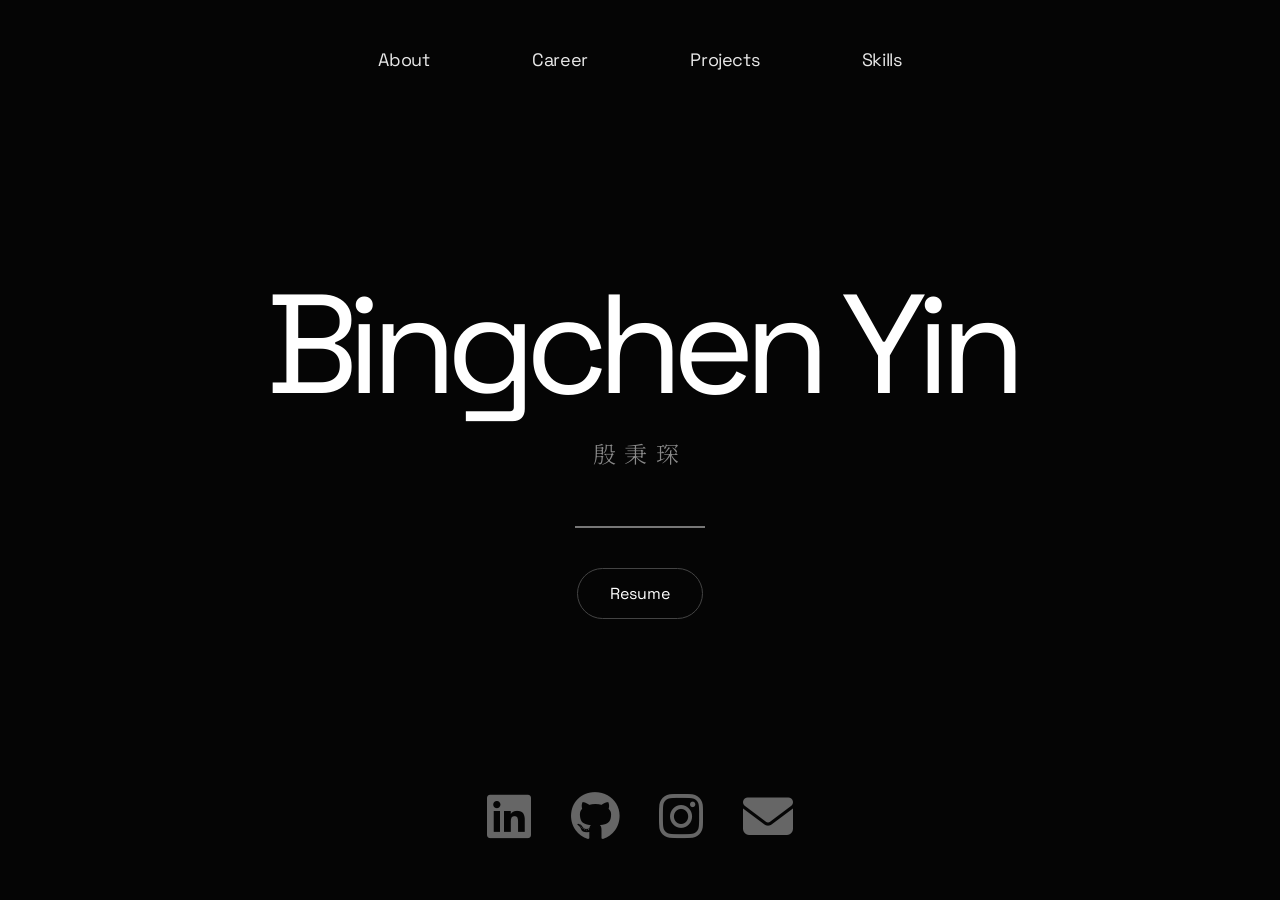
<file: index.html>
<!doctype html>
<html lang="en">
  <head>
    <meta charset="UTF-8" />
    <meta name="viewport" content="width=device-width, initial-scale=1.0" />
    <title>Bingchen Yin | Portfolio</title>

    <link rel="icon" type="image/png" href="favicon.png" />

    <link rel="stylesheet" href="style.css" />
    <script defer src="script.js"></script>
  </head>
  <head>
    <link
      rel="stylesheet"
      href="https://cdnjs.cloudflare.com/ajax/libs/font-awesome/6.7.2/css/all.min.css"
    />
  </head>
  <body>
    <nav>
      <a href="about.html">About</a>
      <a href="career.html">Career</a>
      <a href="projects.html">Projects</a>
      <a href="skills.html">Skills</a>
    </nav>
    <main class="hero">
      <h1>Bingchen Yin</h1>
      <p class="chinese-name">殷秉琛</p>
      <div class="line"></div>
      <a
        class="resume-btn"
        href="Bingchen-Yin-Resume.pdf"
        target="_blank"
        rel="noopener noreferrer"
      >
        Resume
      </a>
    </main>
  </body>
  <footer>
    <a href="https://www.linkedin.com/in/bingchenyin" target="_blank">
      <i class="fa-brands fa-linkedin"></i>
    </a>

    <a href="https://github.com/YinBingchen" target="_blank">
      <i class="fa-brands fa-github"></i>
    </a>

    <a href="https://www.instagram.com/bingchen.yin/" target="_blank">
      <i class="fa-brands fa-instagram"></i>
    </a>

    <a href="mailto:yinbingchen@gmail.com" target="_blank">
      <i class="fa-solid fa-envelope"></i>
    </a>
  </footer>
</html>
</file>
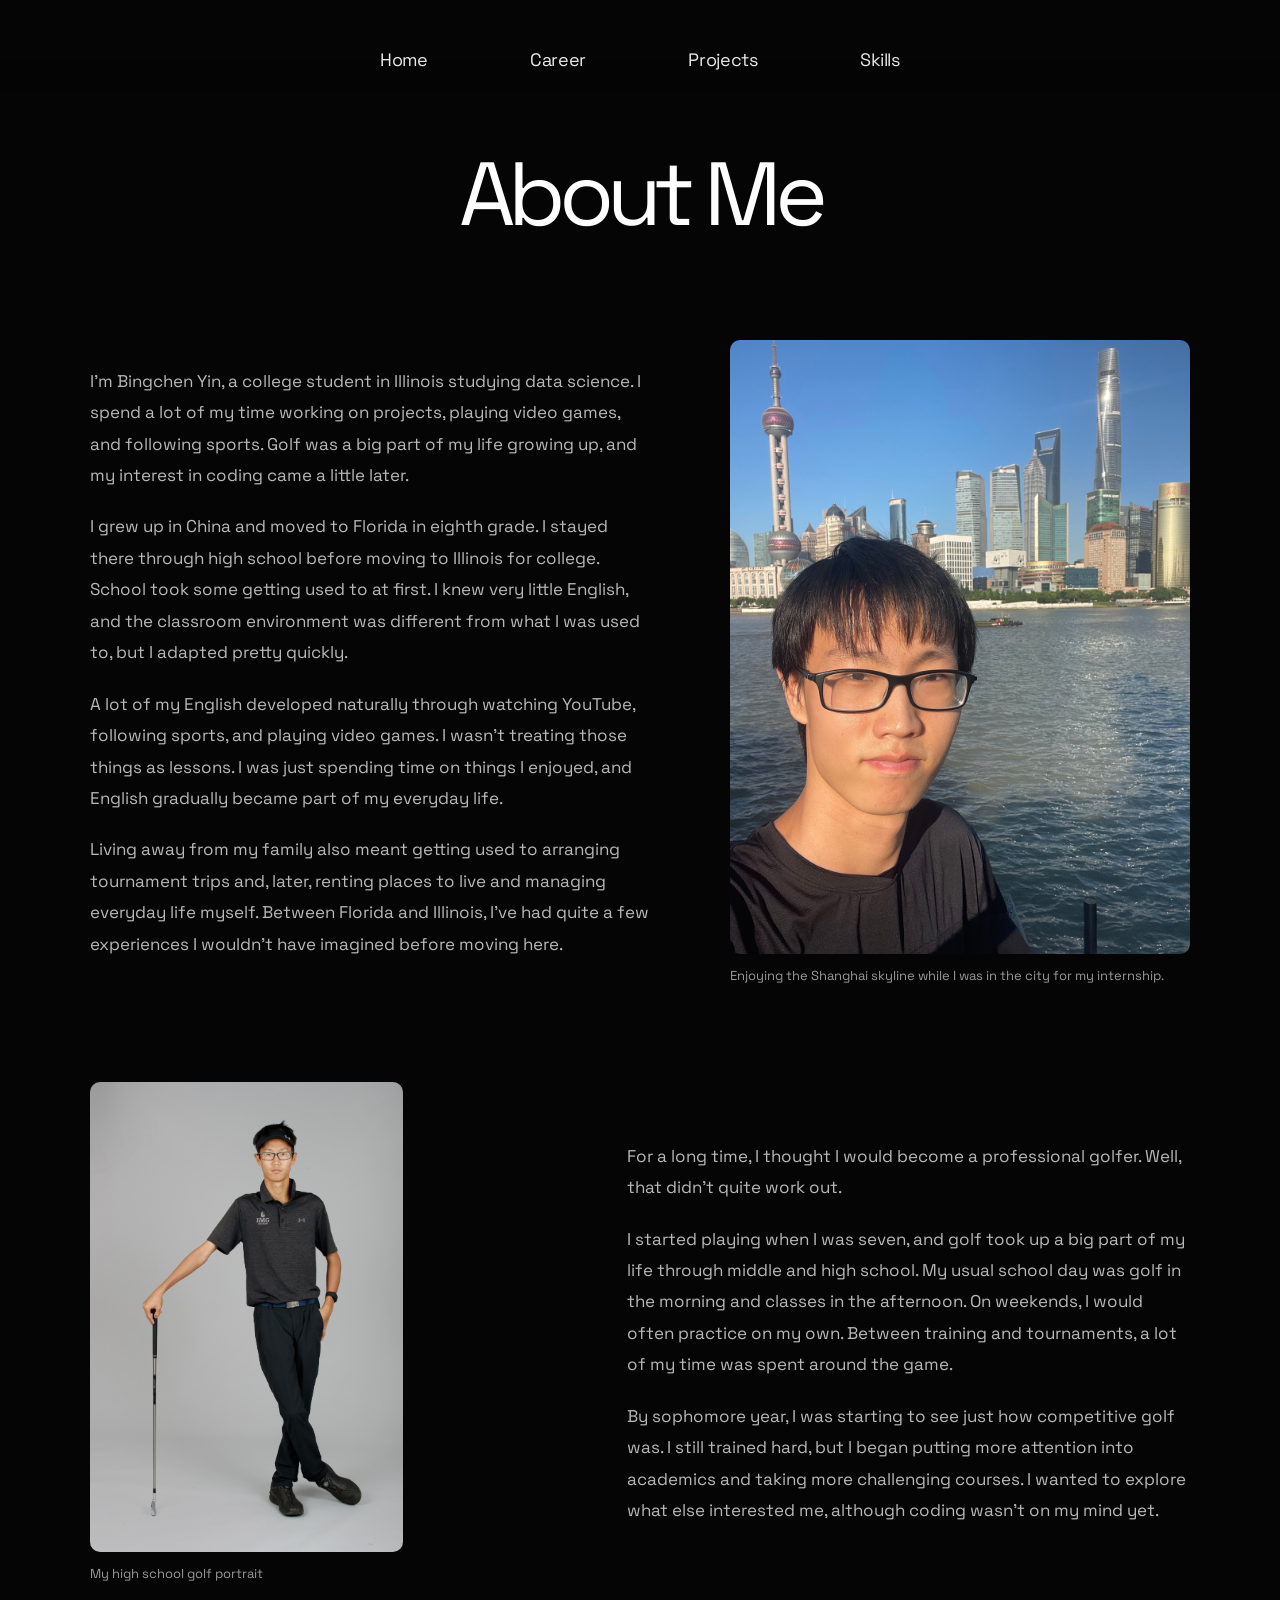
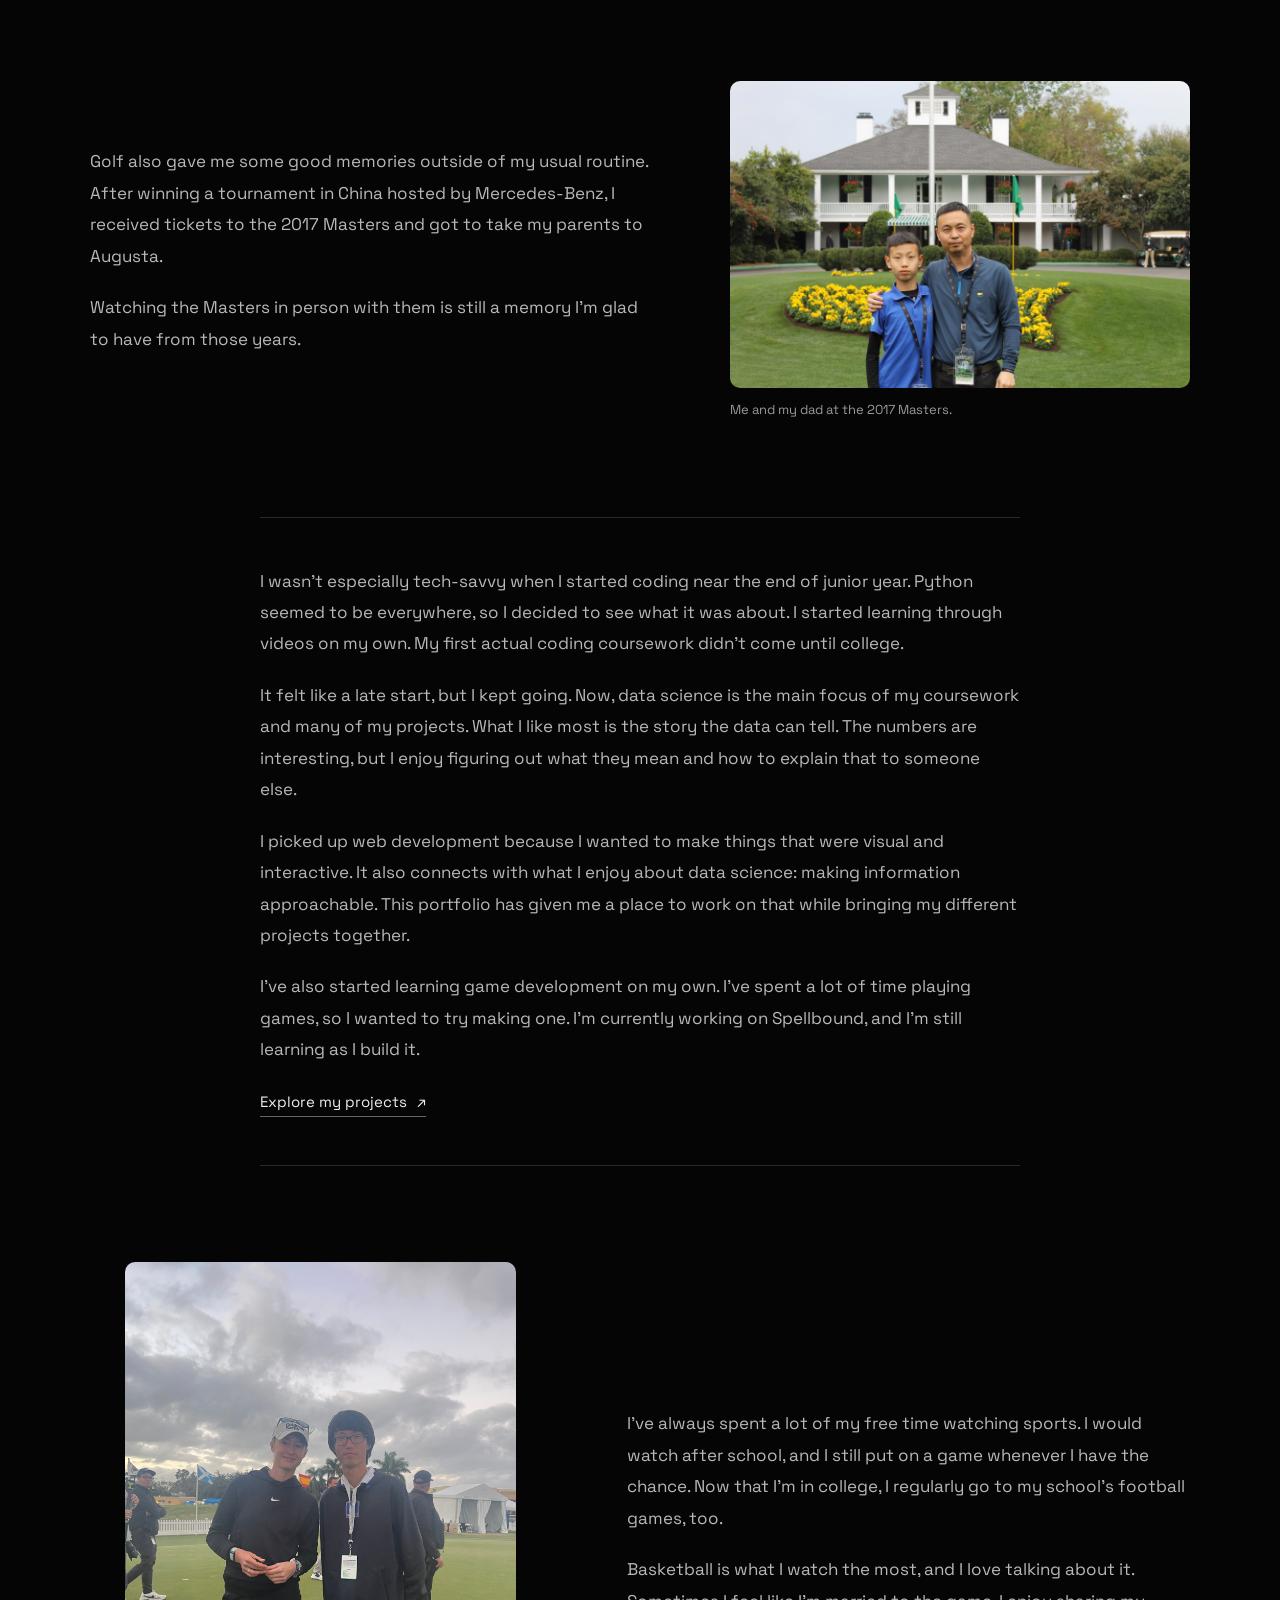
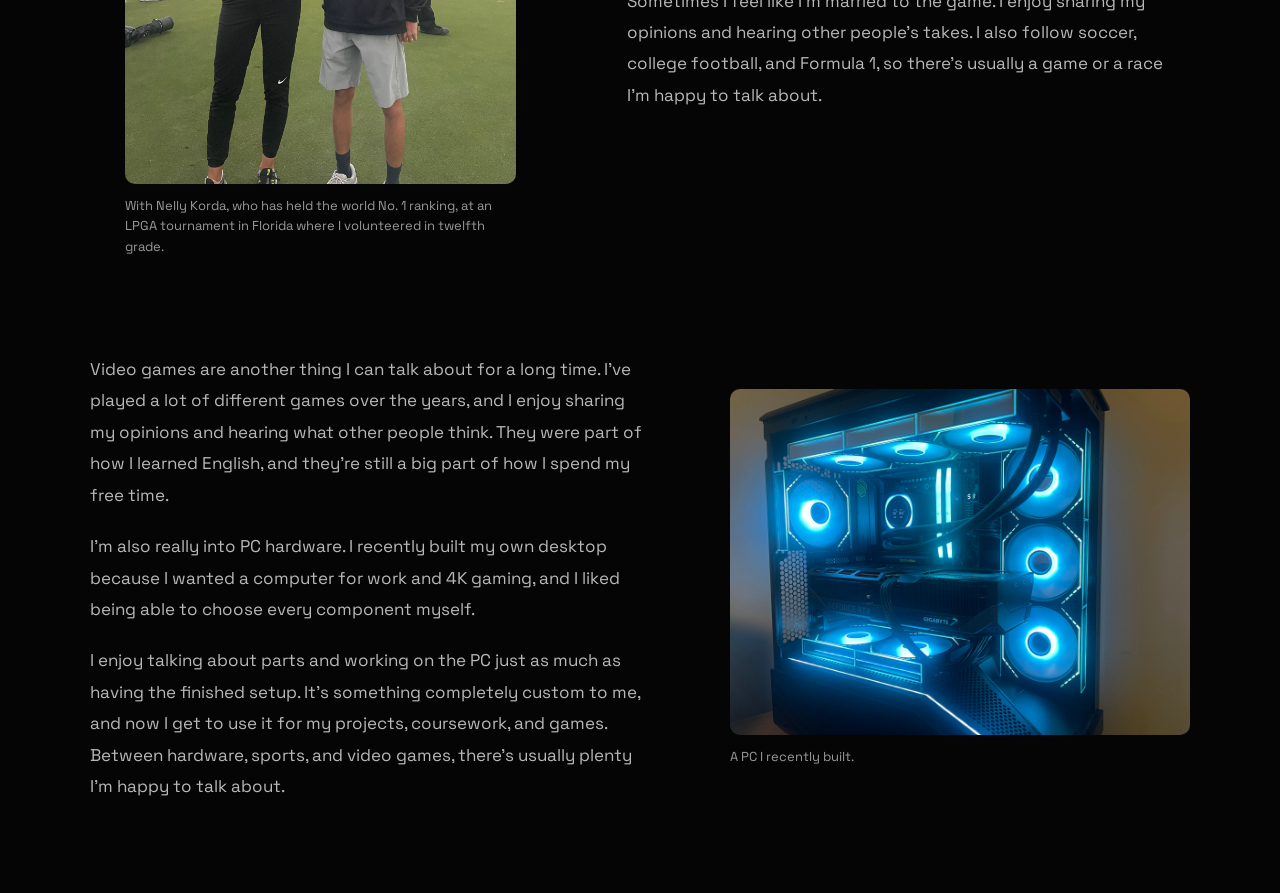
<file: about.html>
<!doctype html>
<html lang="en">
  <head>
    <meta charset="UTF-8" />
    <meta name="viewport" content="width=device-width, initial-scale=1.0" />
    <title>About | Bingchen Yin</title>
    <link rel="stylesheet" href="style.css" />
    <script defer src="script.js"></script>
    <link rel="icon" type="image/png" href="favicon.png" />
  </head>
  <body class="about-body">
    <nav>
      <a href="index.html">Home</a>
      <a href="career.html">Career</a>
      <a href="projects.html">Projects</a>
      <a href="skills.html">Skills</a>
    </nav>
    <main class="page about-page">
      <header class="about-header">
        <h1>About Me</h1>
      </header>

      <section class="about-row">
        <div class="about-copy">
          <p>
            I’m Bingchen Yin, a college student in Illinois studying data
            science. I spend a lot of my time working on projects, playing video
            games, and following sports. Golf was a big part of my life growing
            up, and my interest in coding came a little later.
          </p>

          <p>
            I grew up in China and moved to Florida in eighth grade. I stayed
            there through high school before moving to Illinois for college.
            School took some getting used to at first. I knew very little
            English, and the classroom environment was different from what I was
            used to, but I adapted pretty quickly.
          </p>

          <p>
            A lot of my English developed naturally through watching YouTube,
            following sports, and playing video games. I wasn’t treating those
            things as lessons. I was just spending time on things I enjoyed, and
            English gradually became part of my everyday life.
          </p>

          <p>
            Living away from my family also meant getting used to arranging
            tournament trips and, later, renting places to live and managing
            everyday life myself. Between Florida and Illinois, I’ve had quite a
            few experiences I wouldn’t have imagined before moving here.
          </p>
        </div>

        <figure class="about-photo">
          <img
            src="About%20Photos/shanghai-photo.JPG"
            alt="Bingchen beside the river with the Shanghai skyline behind him"
            decoding="async"
          />
          <figcaption>
            Enjoying the Shanghai skyline while I was in the city for my
            internship.
          </figcaption>
        </figure>
      </section>

      <section class="about-row about-row-reverse">
        <div class="about-copy">
          <p>
            For a long time, I thought I would become a professional golfer.
            Well, that didn’t quite work out.
          </p>

          <p>
            I started playing when I was seven, and golf took up a big part of
            my life through middle and high school. My usual school day was golf
            in the morning and classes in the afternoon. On weekends, I would
            often practice on my own. Between training and tournaments, a lot of
            my time was spent around the game.
          </p>

          <p>
            By sophomore year, I was starting to see just how competitive golf
            was. I still trained hard, but I began putting more attention into
            academics and taking more challenging courses. I wanted to explore
            what else interested me, although coding wasn’t on my mind yet.
          </p>
        </div>

        <figure class="about-photo about-golf-portrait">
          <img
            src="About%20Photos/golf-photo.JPG"
            alt="Bingchen holding a golf club in his high school golf portrait"
            loading="lazy"
            decoding="async"
          />
          <figcaption>My high school golf portrait</figcaption>
        </figure>
      </section>

      <section class="about-row">
        <div class="about-copy">
          <p>
            Golf also gave me some good memories outside of my usual routine.
            After winning a tournament in China hosted by Mercedes-Benz, I
            received tickets to the 2017 Masters and got to take my parents to
            Augusta.
          </p>

          <p>
            Watching the Masters in person with them is still a memory I’m glad
            to have from those years.
          </p>
        </div>

        <figure class="about-photo">
          <img
            src="About%20Photos/augusta-photo.JPG"
            alt="Bingchen outside the clubhouse at Augusta National during his 2017 visit"
            loading="lazy"
            decoding="async"
          />
          <figcaption>Me and my dad at the 2017 Masters.</figcaption>
        </figure>
      </section>

      <div class="about-turning-point">
        <p>
          I wasn’t especially tech-savvy when I started coding near the end of
          junior year. Python seemed to be everywhere, so I decided to see what
          it was about. I started learning through videos on my own. My first
          actual coding coursework didn’t come until college.
        </p>

        <p>
          It felt like a late start, but I kept going. Now, data science is the
          main focus of my coursework and many of my projects. What I like most
          is the story the data can tell. The numbers are interesting, but I
          enjoy figuring out what they mean and how to explain that to someone
          else.
        </p>

        <p>
          I picked up web development because I wanted to make things that were
          visual and interactive. It also connects with what I enjoy about data
          science: making information approachable. This portfolio has given me
          a place to work on that while bringing my different projects together.
        </p>

        <p>
          I’ve also started learning game development on my own. I’ve spent a
          lot of time playing games, so I wanted to try making one. I’m
          currently working on Spellbound, and I’m still learning as I build it.
        </p>

        <a class="about-project-link" href="projects.html">
          Explore my projects <span aria-hidden="true">↗</span>
        </a>
      </div>

      <section class="about-row about-row-reverse">
        <div class="about-copy">
          <div class="about-copy">
            <p>
              I’ve always spent a lot of my free time watching sports. I would
              watch after school, and I still put on a game whenever I have the
              chance. Now that I’m in college, I regularly go to my school’s
              football games, too.
            </p>

            <p>
              Basketball is what I watch the most, and I love talking about it.
              Sometimes I feel like I’m married to the game. I enjoy sharing my
              opinions and hearing other people’s takes. I also follow soccer,
              college football, and Formula 1, so there’s usually a game or a
              race I’m happy to talk about.
            </p>
          </div>
        </div>

        <figure class="about-photo about-event-photo">
          <img
            src="About%20Photos/LPGA-photo.JPG"
            alt="Bingchen with Nelly Korda at an LPGA tournament in Florida"
            loading="lazy"
            decoding="async"
          />
          <figcaption>
            With Nelly Korda, who has held the world No. 1 ranking, at an LPGA
            tournament in Florida where I volunteered in twelfth grade.
          </figcaption>
        </figure>
      </section>

      <section class="about-row">
        <div class="about-copy">
          <p>
            Video games are another thing I can talk about for a long time. I’ve
            played a lot of different games over the years, and I enjoy sharing
            my opinions and hearing what other people think. They were part of
            how I learned English, and they’re still a big part of how I spend
            my free time.
          </p>

          <p>
            I’m also really into PC hardware. I recently built my own desktop
            because I wanted a computer for work and 4K gaming, and I liked
            being able to choose every component myself.
          </p>

          <p>
            I enjoy talking about parts and working on the PC just as much as
            having the finished setup. It’s something completely custom to me,
            and now I get to use it for my projects, coursework, and games.
            Between hardware, sports, and video games, there’s usually plenty
            I’m happy to talk about.
          </p>
        </div>

        <figure class="about-photo">
          <img
            src="About%20Photos/pc-photo.JPG"
            alt="Bingchen’s custom-built desktop PC with blue lighting"
            loading="lazy"
            decoding="async"
          />
          <figcaption>A PC I recently built.</figcaption>
        </figure>
      </section>
    </main>
  </body>
</html>
</file>
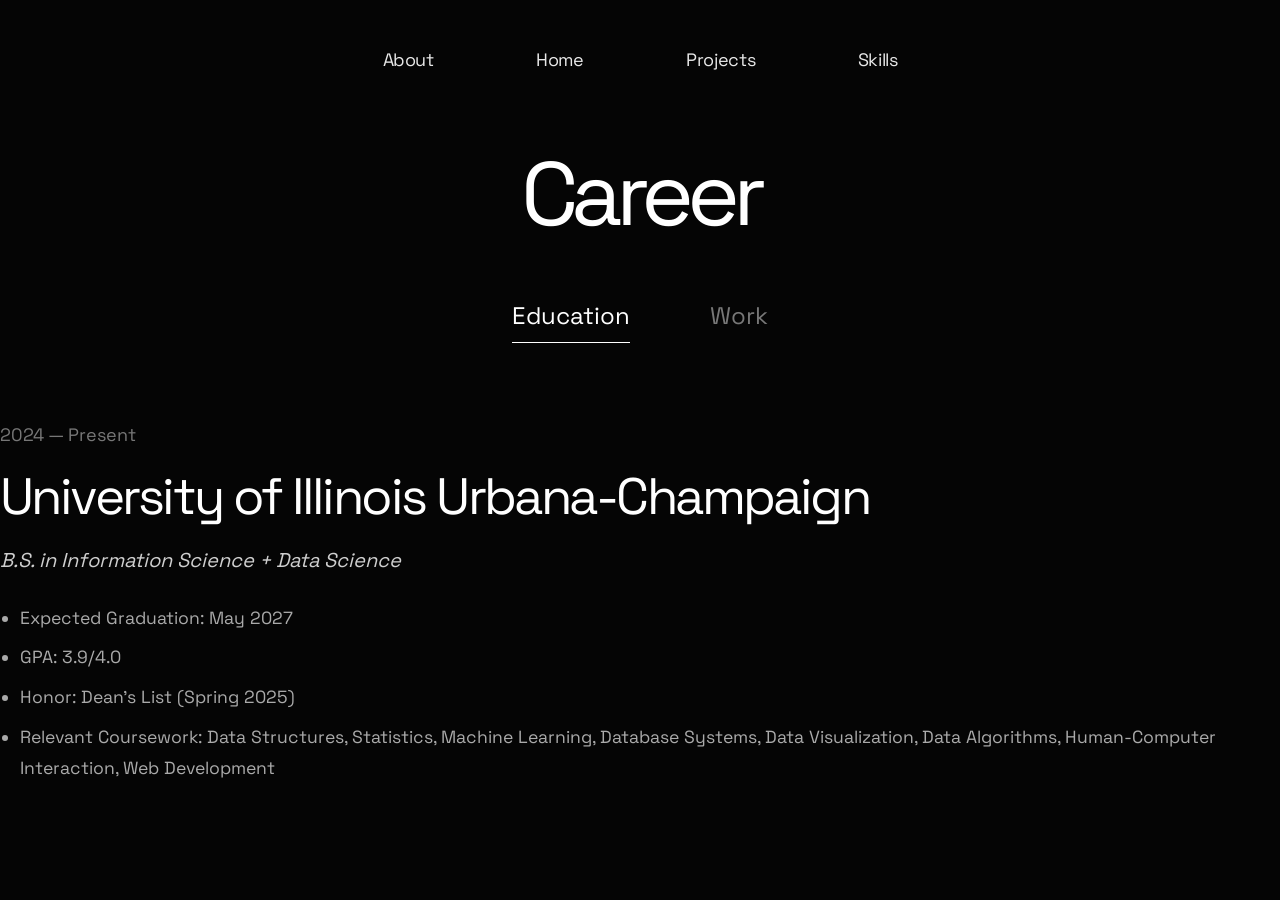
<file: career.html>
<!doctype html>
<html lang="en">
  <head>
    <meta charset="UTF-8" />
    <meta name="viewport" content="width=device-width, initial-scale=1.0" />
    <title>Career | Bingchen Yin</title>
    <link rel="icon" type="image/png" href="favicon.png" />
    <link rel="stylesheet" href="style.css" />
    <script defer src="script.js"></script>
  </head>
  <body>
    <nav>
      <a href="about.html">About</a>
      <a href="index.html">Home</a>
      <a href="projects.html">Projects</a>
      <a href="skills.html">Skills</a>
    </nav>
    <section class="page career-page">
      <h1>Career</h1>

      <div class="career-tabs">
        <button class="career-tab active" data-tab="education">
          Education
        </button>
        <button class="career-tab" data-tab="work">Work</button>
      </div>

      <div class="career-content active" id="education">

          <div class="education-info">
            <p class="education-year">2024 — Present</p>

            <h2>University of Illinois Urbana-Champaign</h2>

            <p class="education-degree">
              B.S. in Information Science + Data Science 
            </p>

            <ul>
              <li>Expected Graduation: May 2027</li>
              <li>GPA: 3.9/4.0</li>
              <li>Honor: Dean's List (Spring 2025)</li>
              <li>
                Relevant Coursework: Data Structures, Statistics, Machine
                Learning, Database Systems, Data Visualization, Data Algorithms, Human-Computer Interaction, Web Development
              </li>
            </ul>
          </div>
        </div>
      </div>

      <div class="career-content" id="work">
        <div class="work-info">
          <p class="work-year">June 2025 — August 2025</p>
          <h2>Web Development Intern</h2>
          <p class="work-company">
            SpaceTid · Shanghai, China
          </p>
          <ul>
            <li>
              Contributed to the development of a web application for managing data center related data, utilizing HTML, CSS, and JavaScript.
            </li>
            <li>
              Learned about data center business operations and used CAD tools to analyze structures and systems.
            </li>
          </ul>
        </div>
      </div>
    </section>
  </body>
</html>
</file>
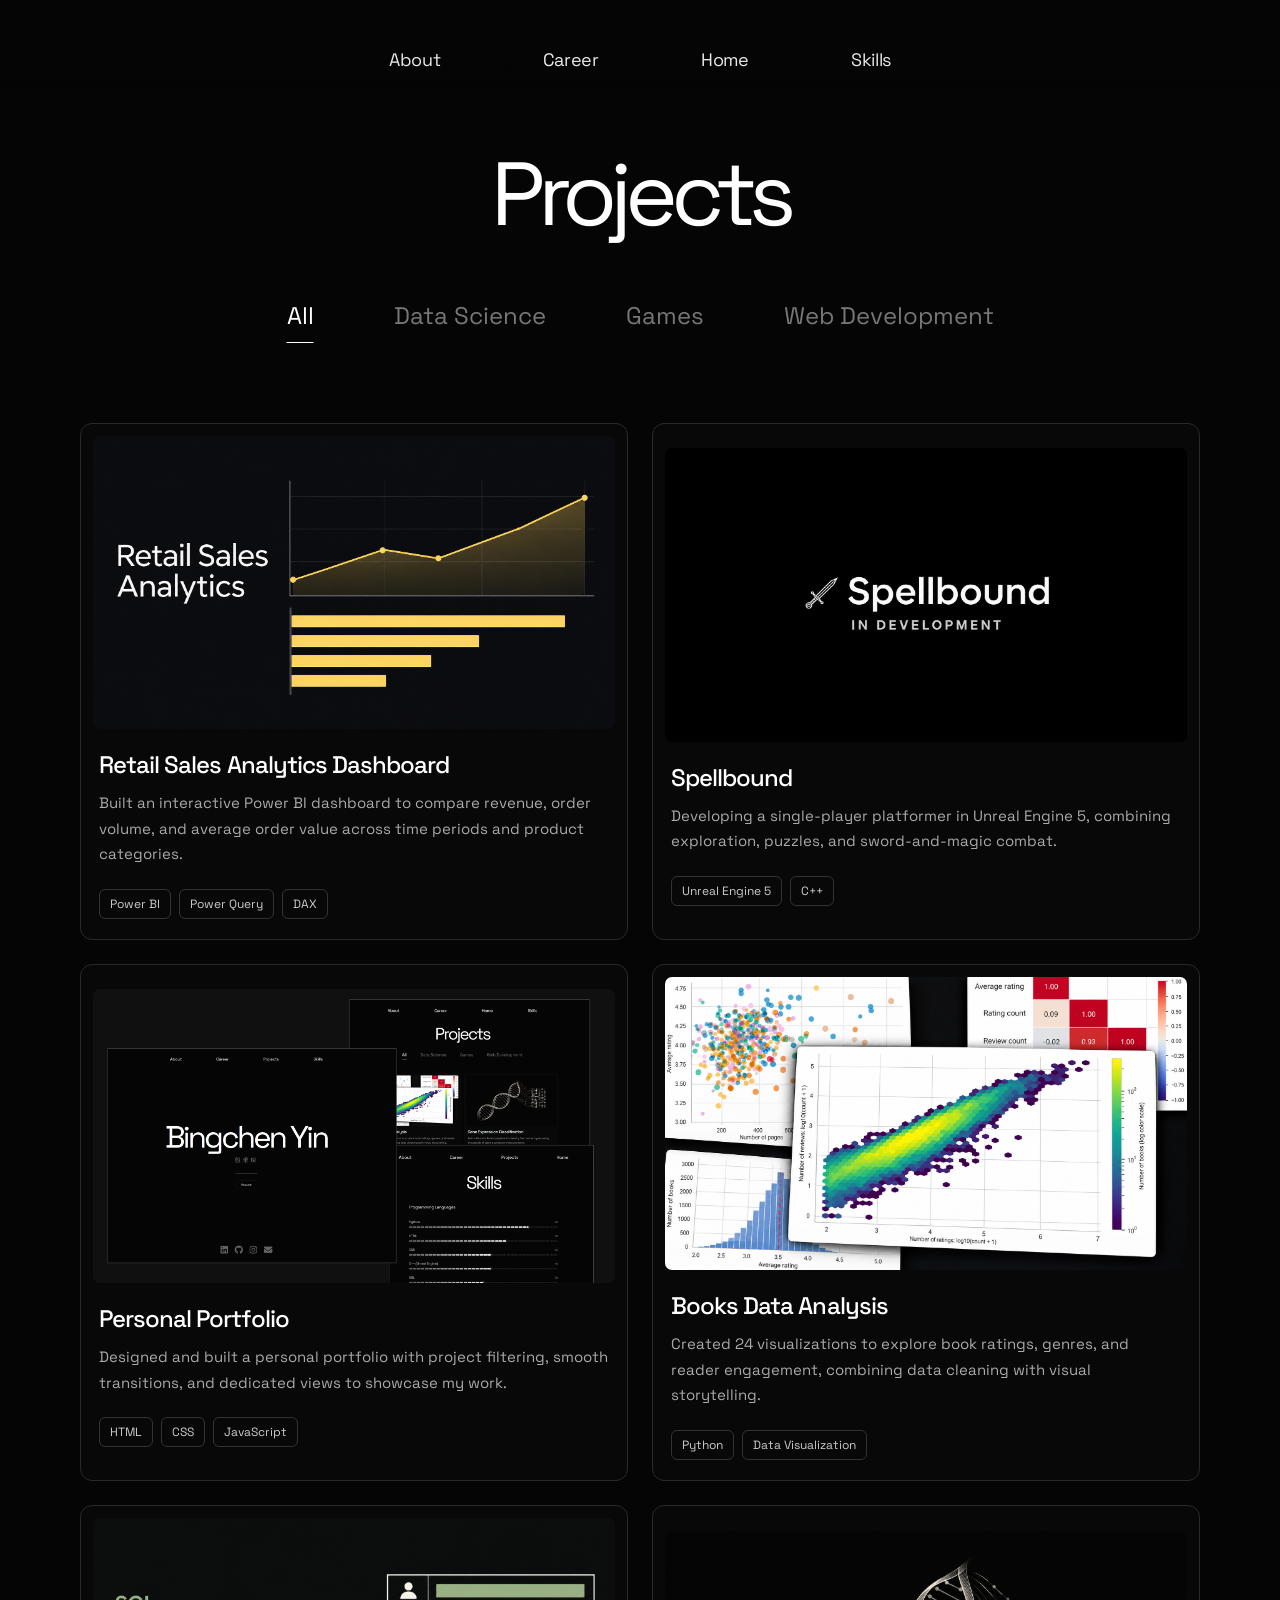
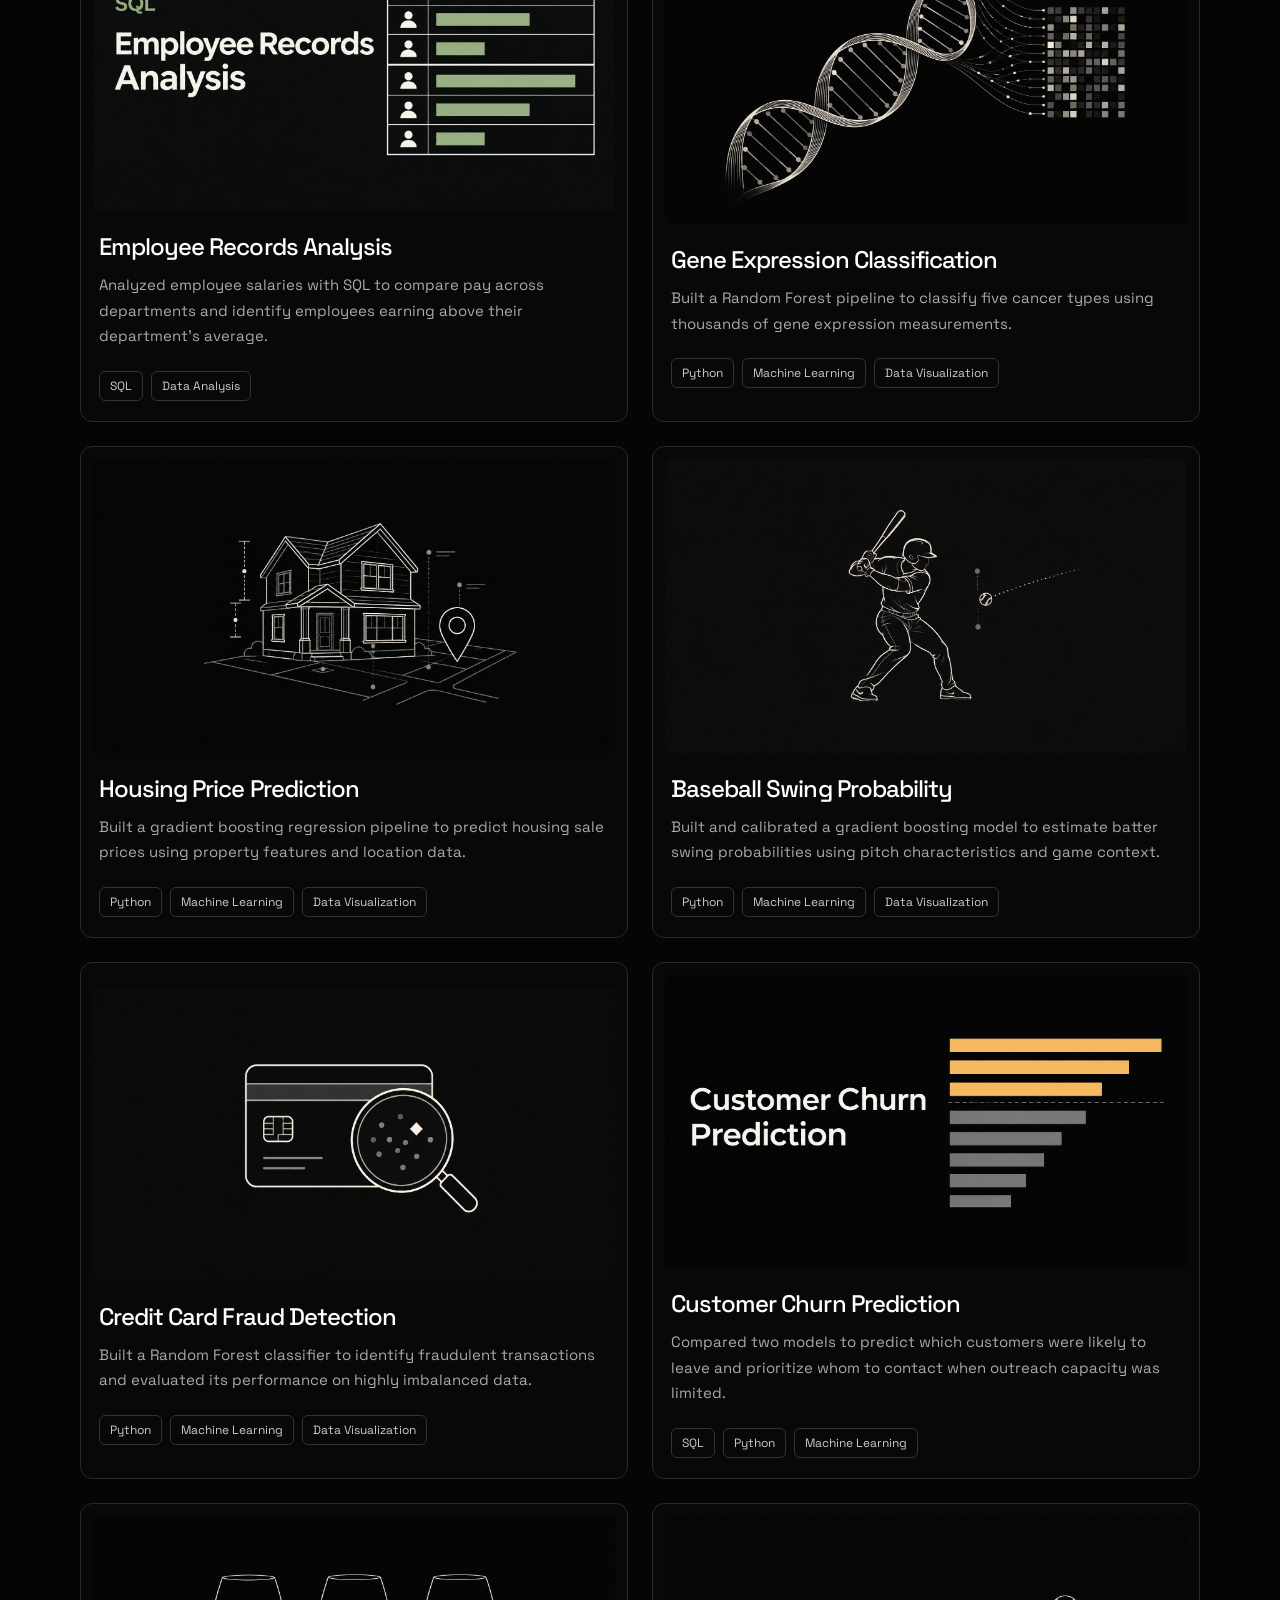
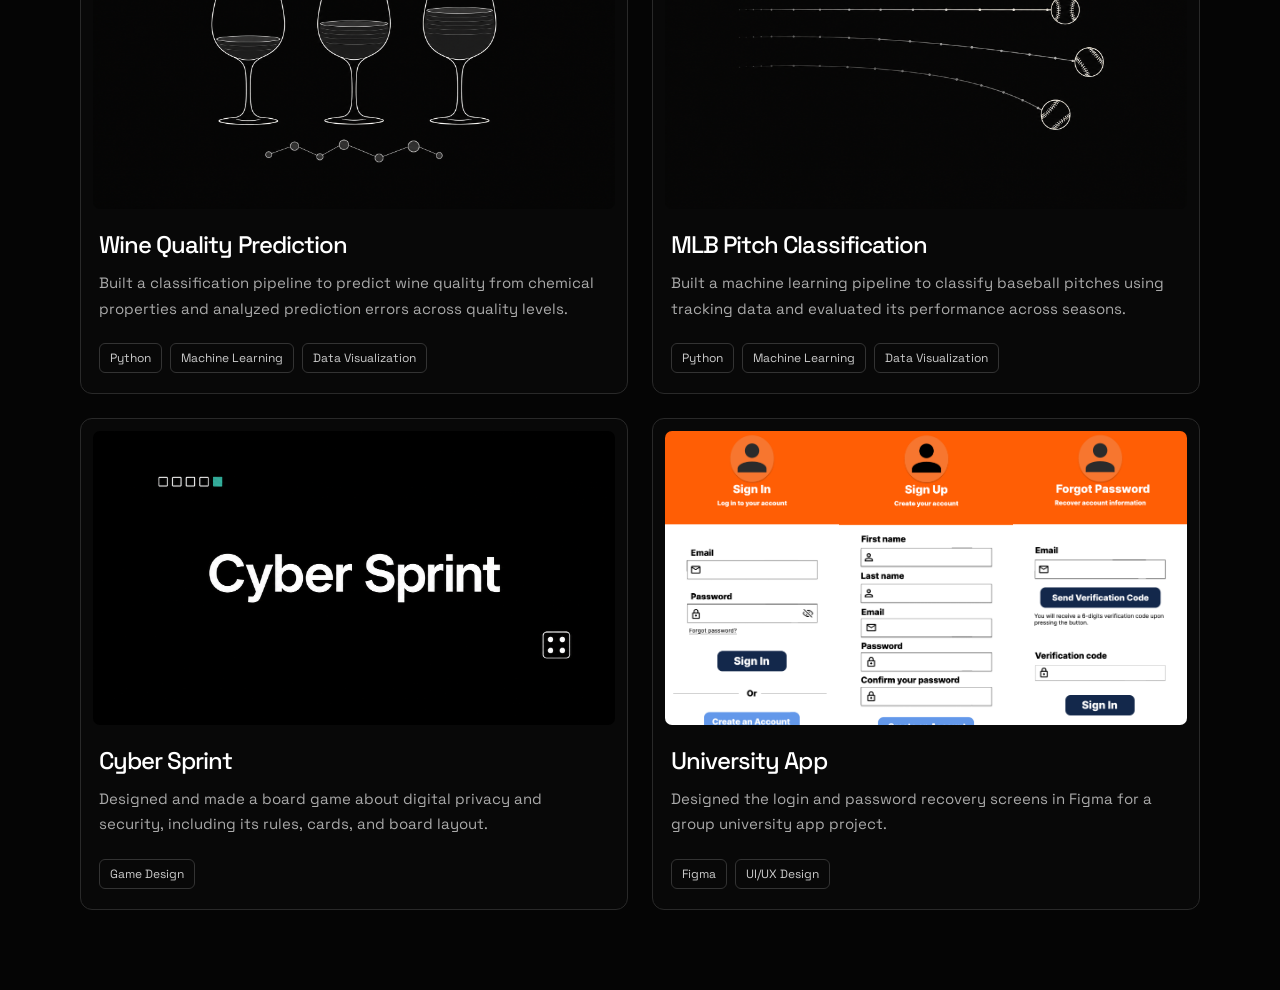
<file: projects.html>
<!doctype html>
<html lang="en">
  <head>
    <meta charset="UTF-8" />
    <meta name="viewport" content="width=device-width, initial-scale=1.0" />
    <title>Projects | Bingchen Yin</title>
    <link rel="stylesheet" href="style.css" />
    <script defer src="script.js"></script>
    <link rel="icon" type="image/png" href="favicon.png" />
  </head>

  <body class="projects-body">
    <nav>
      <a href="about.html">About</a>
      <a href="career.html">Career</a>
      <a href="index.html">Home</a>
      <a href="skills.html">Skills</a>
    </nav>

    <section class="page project-page">
      <h1>Projects</h1>

      <div class="project-tabs">
        <button class="project-tab active" data-tab="all">All</button>

        <button class="project-tab" data-tab="datascience">Data Science</button>

        <button class="project-tab" data-tab="games">Games</button>

        <button class="project-tab" data-tab="webdevelopment">
          Web Development
        </button>
      </div>

      <!-- All -->
      <div class="project-content active" id="all">
        <div class="project-grid">
          <!-- Retail Sales Project -->
          <button
            type="button"
            class="project-card"
            data-project="retail-sales-dashboard"
          >
            <img
              class="project-thumbnail"
              src="Retail%20Project/Retail-Project-Thumbnail.png"
              alt="Retail sales analytics dashboard thumbnail"
            />

            <div class="project-card-info">
              <h3>Retail Sales Analytics Dashboard</h3>

              <p>
                Built an interactive Power BI dashboard to compare revenue,
                order volume, and average order value across time periods and
                product categories.
              </p>

              <div class="project-card-bottom">
                <div class="project-tags">
                  <span>Power BI</span>
                  <span>Power Query</span>
                  <span>DAX</span>
                </div>
              </div>
            </div>
          </button>
          <!-- Spellbound Project -->
          <button
            type="button"
            class="project-card"
            data-project="spellbound-project"
          >
            <img
              class="project-thumbnail"
              src="Spellbound%20Project/Spellbound-Project-Thumbnail.png"
              alt="Spellbound — in development"
            />

            <div class="project-card-info">
              <h3>Spellbound</h3>

              <p>
                Developing a single-player platformer in Unreal Engine 5,
                combining exploration, puzzles, and sword-and-magic combat.
              </p>

              <div class="project-card-bottom">
                <div class="project-tags">
                  <span>Unreal Engine 5</span>
                  <span>C++</span>
                </div>
              </div>
            </div>
          </button>

          <!-- Portfolio Project -->
          <button
            type="button"
            class="project-card"
            data-project="portfolio-project"
          >
            <img
              class="project-thumbnail"
              src="Portfolio%20Project/portfolio-thumbnail.png"
              alt="Homepage, projects, and skills pages of my personal portfolio"
              loading="lazy"
            />

            <div class="project-card-info">
              <h3>Personal Portfolio</h3>

              <p>
                Designed and built a personal portfolio with project filtering,
                smooth transitions, and dedicated views to showcase my work.
              </p>

              <div class="project-card-bottom">
                <div class="project-tags">
                  <span>HTML</span>
                  <span>CSS</span>
                  <span>JavaScript</span>
                </div>
              </div>
            </div>
          </button>
          <!-- Books Project-->
          <button
            type="button"
            class="project-card"
            data-project="books-project"
          >
            <img
              class="project-thumbnail"
              src="Books%20Project/books-project-thumbnail.png"
              alt="Charts exploring book ratings, genres, and reader engagement"
              loading="lazy"
            />

            <div class="project-card-info">
              <h3>Books Data Analysis</h3>

              <p>
                Created 24 visualizations to explore book ratings, genres, and
                reader engagement, combining data cleaning with visual
                storytelling.
              </p>

              <div class="project-card-bottom">
                <div class="project-tags">
                  <span>Python</span>
                  <span>Data Visualization</span>
                </div>
              </div>
            </div>
          </button>
          <!-- Employee Project-->
          <button
            type="button"
            class="project-card"
            data-project="employee-records"
          >
            <img
              class="project-thumbnail"
              src="Employee%20Project/Employee-Project-Thumbnail.png"
              alt="Employee Records Analysis: SQL salary rankings by department"
            />

            <div class="project-card-info">
              <h3>Employee Records Analysis</h3>

              <p>
                Analyzed employee salaries with SQL to compare pay across
                departments and identify employees earning above their
                department’s average.
              </p>

              <div class="project-card-bottom">
                <div class="project-tags">
                  <span>SQL</span>
                  <span>Data Analysis</span>
                </div>
              </div>
            </div>
          </button>
          <!-- Genetics Project -->
          <button
            type="button"
            class="project-card"
            data-project="genetics-project"
          >
            <img
              class="project-thumbnail"
              src="Genetics%20Project/genetics-project-thumbnail.png"
              alt="Gene expression cancer classification project"
              loading="lazy"
            />

            <div class="project-card-info">
              <h3>Gene Expression Classification</h3>

              <p>
                Built a Random Forest pipeline to classify five cancer types
                using thousands of gene expression measurements.
              </p>

              <div class="project-card-bottom">
                <div class="project-tags">
                  <span>Python</span>
                  <span>Machine Learning</span>
                  <span>Data Visualization</span>
                </div>
              </div>
            </div>
          </button>
          <!-- Housing Project -->
          <button
            type="button"
            class="project-card"
            data-project="housing-project"
          >
            <img
              class="project-thumbnail"
              src="Housing%20Project/housing%20project%20thumbnail.png"
              alt="Housing sale price prediction project"
              loading="lazy"
            />

            <div class="project-card-info">
              <h3>Housing Price Prediction</h3>

              <p>
                Built a gradient boosting regression pipeline to predict housing
                sale prices using property features and location data.
              </p>

              <div class="project-card-bottom">
                <div class="project-tags">
                  <span>Python</span>
                  <span>Machine Learning</span>
                  <span>Data Visualization</span>
                </div>
              </div>
            </div>
          </button>
          <!-- Swing Project-->
          <button
            type="button"
            class="project-card"
            data-project="swing-project"
          >
            <img
              class="project-thumbnail"
              src="Swing%20Project/swing-project-thumbnail.png"
              alt="Baseball swing probability project"
              loading="lazy"
            />

            <div class="project-card-info">
              <h3>Baseball Swing Probability</h3>

              <p>
                Built and calibrated a gradient boosting model to estimate
                batter swing probabilities using pitch characteristics and game
                context.
              </p>

              <div class="project-card-bottom">
                <div class="project-tags">
                  <span>Python</span>
                  <span>Machine Learning</span>
                  <span>Data Visualization</span>
                </div>
              </div>
            </div>
          </button>
          <!-- Fraud Project -->
          <button
            type="button"
            class="project-card"
            data-project="fraud-project"
          >
            <img
              class="project-thumbnail"
              src="Fraud%20Project/fraud-project-thumbnail.png"
              alt="Credit card fraud detection project"
              loading="lazy"
            />

            <div class="project-card-info">
              <h3>Credit Card Fraud Detection</h3>

              <p>
                Built a Random Forest classifier to identify fraudulent
                transactions and evaluated its performance on highly imbalanced
                data.
              </p>

              <div class="project-card-bottom">
                <div class="project-tags">
                  <span>Python</span>
                  <span>Machine Learning</span>
                  <span>Data Visualization</span>
                </div>
              </div>
            </div>
          </button>
          <!-- Customer Project-->
          <button
            type="button"
            class="project-card"
            data-project="customer-churn"
            aria-controls="customer-churn"
          >
            <img
              class="project-thumbnail"
              src="Customer%20Project/Customer-Project-Thumbnail.png"
              alt=""
              loading="lazy"
            />

            <div class="project-card-info">
              <h3>Customer Churn Prediction</h3>

              <p>
                Compared two models to predict which customers were likely to
                leave and prioritize whom to contact when outreach capacity was
                limited.
              </p>

              <div class="project-card-bottom">
                <div class="project-tags">
                  <span>SQL</span>
                  <span>Python</span>
                  <span>Machine Learning</span>
                </div>
              </div>
            </div>
          </button>
          <!-- Wine Project -->
          <button
            type="button"
            class="project-card"
            data-project="wine-project"
          >
            <img
              class="project-thumbnail"
              src="Wine%20Project/wine-project-thumbnail.png"
              alt="Wine quality analysis showing a scatter plot, preprocessing pipeline, and confusion matrix"
              loading="lazy"
            />

            <div class="project-card-info">
              <h3>Wine Quality Prediction</h3>

              <p>
                Built a classification pipeline to predict wine quality from
                chemical properties and analyzed prediction errors across
                quality levels.
              </p>

              <div class="project-card-bottom">
                <div class="project-tags">
                  <span>Python</span>
                  <span>Machine Learning</span>
                  <span>Data Visualization</span>
                </div>
              </div>
            </div>
          </button>
          <!-- Pitches Project -->
          <button
            type="button"
            class="project-card"
            data-project="pitches-project"
          >
            <img
              class="project-thumbnail"
              src="Pitches%20Project/pitches-project-thumbnail.png"
              alt="Pitches project cover artwork"
            />

            <div class="project-card-info">
              <h3>MLB Pitch Classification</h3>

              <p>
                Built a machine learning pipeline to classify baseball pitches
                using tracking data and evaluated its performance across
                seasons.
              </p>

              <div class="project-card-bottom">
                <div class="project-tags">
                  <span>Python</span>
                  <span>Machine Learning</span>
                  <span>Data Visualization</span>
                </div>
              </div>
            </div>
          </button>
          <!-- Cyber Sprint -->
          <button
            type="button"
            class="project-card"
            data-project="cyber-sprint"
          >
            <img
              class="project-thumbnail"
              src="Cyber-Sprint%20Project/cyber-sprint-thumbnail.png"
              alt="Cyber Sprint board game cover artwork"
            />

            <div class="project-card-info">
              <h3>Cyber Sprint</h3>

              <p>
                Designed and made a board game about digital privacy and
                security, including its rules, cards, and board layout.
              </p>

              <div class="project-card-bottom">
                <div class="project-tags">
                  <span>Game Design</span>
                </div>
              </div>
            </div>
          </button>
          <!-- University App -->
          <button
            type="button"
            class="project-card"
            data-project="university-app"
          >
            <div class="university-thumbnail-group">
              <img
                src="University%20App/uniapp1.png"
                alt="Sign-in screen preview"
              />
              <img
                src="University%20App/uniapp2.png"
                alt="Sign-up screen preview"
              />
              <img
                src="University%20App/uniapp3.png"
                alt="Password recovery preview"
              />
            </div>

            <div class="project-card-info">
              <h3>University App</h3>

              <p>
                Designed the login and password recovery screens in Figma for a
                group university app project.
              </p>

              <div class="project-card-bottom">
                <div class="project-tags">
                  <span>Figma</span>
                  <span>UI/UX Design</span>
                </div>
              </div>
            </div>
          </button>
        </div>
      </div>

      <!-- Data Science -->
      <div class="project-content" id="datascience">
        <div class="project-grid">
          <!-- Retail Sales Project -->
          <button
            type="button"
            class="project-card"
            data-project="retail-sales-dashboard"
          >
            <img
              class="project-thumbnail"
              src="Retail%20Project/Retail-Project-Thumbnail.png"
              alt="Retail sales analytics dashboard thumbnail"
            />

            <div class="project-card-info">
              <h3>Retail Sales Analytics Dashboard</h3>

              <p>
                Built an interactive Power BI dashboard to compare revenue,
                order volume, and average order value across time periods and
                product categories.
              </p>

              <div class="project-card-bottom">
                <div class="project-tags">
                  <span>Power BI</span>
                  <span>Power Query</span>
                  <span>DAX</span>
                </div>
              </div>
            </div>
          </button>
          <!-- Books Project -->
          <button
            type="button"
            class="project-card"
            data-project="books-project"
          >
            <img
              class="project-thumbnail"
              src="Books%20Project/books-project-thumbnail.png"
              alt="Charts exploring book ratings, genres, and reader engagement"
              loading="lazy"
            />

            <div class="project-card-info">
              <h3>Books Data Analysis</h3>

              <p>
                Created 24 visualizations to explore book ratings, genres, and
                reader engagement, combining data cleaning with visual
                storytelling.
              </p>

              <div class="project-card-bottom">
                <div class="project-tags">
                  <span>Python</span>
                  <span>Data Visualization</span>
                </div>
              </div>
            </div>
          </button>
          <!-- Employee Project -->
          <button
            type="button"
            class="project-card"
            data-project="employee-records"
          >
            <img
              class="project-thumbnail"
              src="Employee%20Project/Employee-Project-Thumbnail.png"
              alt="Employee Records Analysis: SQL salary rankings by department"
            />

            <div class="project-card-info">
              <h3>Employee Records Analysis</h3>

              <p>
                Analyzed employee salaries with SQL to compare pay across
                departments and identify employees earning above their
                department’s average.
              </p>

              <div class="project-card-bottom">
                <div class="project-tags">
                  <span>SQL</span>
                  <span>Data Analysis</span>
                </div>
              </div>
            </div>
          </button>
          <!-- Genetics Project -->
          <button
            type="button"
            class="project-card"
            data-project="genetics-project"
          >
            <img
              class="project-thumbnail"
              src="Genetics%20Project/genetics-project-thumbnail.png"
              alt="Gene expression cancer classification project"
              loading="lazy"
            />

            <div class="project-card-info">
              <h3>Gene Expression Classification</h3>

              <p>
                Built a Random Forest pipeline to classify five cancer types
                using thousands of gene expression measurements.
              </p>

              <div class="project-card-bottom">
                <div class="project-tags">
                  <span>Python</span>
                  <span>Machine Learning</span>
                  <span>Data Visualization</span>
                </div>
              </div>
            </div>
          </button>
          <!-- Housing Project -->
          <button
            type="button"
            class="project-card"
            data-project="housing-project"
          >
            <img
              class="project-thumbnail"
              src="Housing%20Project/housing%20project%20thumbnail.png"
              alt="Housing sale price prediction project"
              loading="lazy"
            />

            <div class="project-card-info">
              <h3>Housing Price Prediction</h3>

              <p>
                Built a gradient boosting regression pipeline to predict housing
                sale prices using property features and location data.
              </p>

              <div class="project-card-bottom">
                <div class="project-tags">
                  <span>Python</span>
                  <span>Machine Learning</span>
                  <span>Data Visualization</span>
                </div>
              </div>
            </div>
          </button>
          <!-- Swing Project-->
          <button
            type="button"
            class="project-card"
            data-project="swing-project"
          >
            <img
              class="project-thumbnail"
              src="Swing%20Project/swing-project-thumbnail.png"
              alt="Baseball swing probability project"
              loading="lazy"
            />

            <div class="project-card-info">
              <h3>Baseball Swing Probability</h3>

              <p>
                Built and calibrated a gradient boosting model to estimate
                batter swing probabilities using pitch characteristics and game
                context.
              </p>

              <div class="project-card-bottom">
                <div class="project-tags">
                  <span>Python</span>
                  <span>Machine Learning</span>
                  <span>Data Visualization</span>
                </div>
              </div>
            </div>
          </button>
          <!-- Fraud Project -->
          <button
            type="button"
            class="project-card"
            data-project="fraud-project"
          >
            <img
              class="project-thumbnail"
              src="Fraud%20Project/fraud-project-thumbnail.png"
              alt="Credit card fraud detection project"
              loading="lazy"
            />

            <div class="project-card-info">
              <h3>Credit Card Fraud Detection</h3>

              <p>
                Built a Random Forest classifier to identify fraudulent
                transactions and evaluated its performance on highly imbalanced
                data.
              </p>

              <div class="project-card-bottom">
                <div class="project-tags">
                  <span>Python</span>
                  <span>Machine Learning</span>
                  <span>Data Visualization</span>
                </div>
              </div>
            </div>
          </button>
          <!-- Customer Project-->
          <button
            type="button"
            class="project-card"
            data-project="customer-churn"
            aria-controls="customer-churn"
          >
            <img
              class="project-thumbnail"
              src="Customer%20Project/Customer-Project-Thumbnail.png"
              alt=""
              loading="lazy"
            />

            <div class="project-card-info">
              <h3>Customer Churn Prediction</h3>

              <p>
                Compared two models to predict which customers were likely to
                leave and prioritize whom to contact when outreach capacity was
                limited.
              </p>

              <div class="project-card-bottom">
                <div class="project-tags">
                  <span>SQL</span>
                  <span>Python</span>
                  <span>Machine Learning</span>
                </div>
              </div>
            </div>
          </button>
          <!-- Wine Project -->
          <button
            type="button"
            class="project-card"
            data-project="wine-project"
          >
            <img
              class="project-thumbnail"
              src="Wine%20Project/wine-project-thumbnail.png"
              alt="Wine quality analysis showing a scatter plot, preprocessing pipeline, and confusion matrix"
              loading="lazy"
            />

            <div class="project-card-info">
              <h3>Wine Quality Prediction</h3>

              <p>
                Built a classification pipeline to predict wine quality from
                chemical properties and analyzed prediction errors across
                quality levels.
              </p>

              <div class="project-card-bottom">
                <div class="project-tags">
                  <span>Python</span>
                  <span>Machine Learning</span>
                  <span>Data Visualization</span>
                </div>
              </div>
            </div>
          </button>
          <!-- Pitches Project -->
          <button
            type="button"
            class="project-card"
            data-project="pitches-project"
          >
            <img
              class="project-thumbnail"
              src="Pitches%20Project/pitches-project-thumbnail.png"
              alt="Pitches project cover artwork"
            />

            <div class="project-card-info">
              <h3>MLB Pitch Classification</h3>

              <p>
                Built a machine learning pipeline to classify baseball pitches
                using tracking data and evaluated its performance across
                seasons.
              </p>

              <div class="project-card-bottom">
                <div class="project-tags">
                  <span>Python</span>
                  <span>Machine Learning</span>
                  <span>Data Visualization</span>
                </div>
              </div>
            </div>
          </button>
        </div>
      </div>

      <!-- Games -->
      <div class="project-content" id="games">
        <div class="project-grid">
          <!-- Spellbound Project -->
          <button
            type="button"
            class="project-card"
            data-project="spellbound-project"
          >
            <img
              class="project-thumbnail"
              src="Spellbound%20Project/Spellbound-Project-Thumbnail.png"
              alt="Spellbound — in development"
            />

            <div class="project-card-info">
              <h3>Spellbound</h3>

              <p>
                Developing a single-player platformer in Unreal Engine 5,
                combining exploration, puzzles, and sword-and-magic combat.
              </p>

              <div class="project-card-bottom">
                <div class="project-tags">
                  <span>Unreal Engine 5</span>
                  <span>C++</span>
                </div>
              </div>
            </div>
          </button>
          <!-- Cyber Sprint -->
          <button
            type="button"
            class="project-card"
            data-project="cyber-sprint"
          >
            <img
              class="project-thumbnail"
              src="Cyber-Sprint%20Project/cyber-sprint-thumbnail.png"
              alt="Cyber Sprint board game cover artwork"
            />

            <div class="project-card-info">
              <h3>Cyber Sprint</h3>

              <p>
                Designed and made a board game about digital privacy and
                security, including its rules, cards, and board layout.
              </p>

              <div class="project-card-bottom">
                <div class="project-tags">
                  <span>Game Design</span>
                </div>
              </div>
            </div>
          </button>
        </div>
      </div>

      <!-- Web Development -->
      <div class="project-content" id="webdevelopment">
        <div class="project-grid">
          <!-- Portfolio Project -->
          <button
            type="button"
            class="project-card"
            data-project="portfolio-project"
          >
            <img
              class="project-thumbnail"
              src="Portfolio%20Project/portfolio-thumbnail.png"
              alt="Homepage, projects, and skills pages of my personal portfolio"
              loading="lazy"
            />

            <div class="project-card-info">
              <h3>Personal Portfolio</h3>

              <p>
                Designed and built a personal portfolio with project filtering,
                smooth transitions, and dedicated views to showcase my work.
              </p>

              <div class="project-card-bottom">
                <div class="project-tags">
                  <span>HTML</span>
                  <span>CSS</span>
                  <span>JavaScript</span>
                </div>
              </div>
            </div>
          </button>
          <!-- University App -->
          <button
            type="button"
            class="project-card"
            data-project="university-app"
          >
            <div class="university-thumbnail-group">
              <img
                src="University%20App/uniapp1.png"
                alt="Sign-in screen preview"
              />
              <img
                src="University%20App/uniapp2.png"
                alt="Sign-up screen preview"
              />
              <img
                src="University%20App/uniapp3.png"
                alt="Password recovery preview"
              />
            </div>

            <div class="project-card-info">
              <h3>University App</h3>

              <p>
                Designed the login and password recovery screens in Figma for a
                group university app project.
              </p>

              <div class="project-card-bottom">
                <div class="project-tags">
                  <span>Figma</span>
                  <span>UI/UX Design</span>
                </div>
              </div>
            </div>
          </button>
        </div>
      </div>
    </section>
    <!-- Project detail views -->
    <!-- Retail Sales Project details -->
    <section
      class="project-detail-view"
      id="retail-sales-dashboard"
      aria-labelledby="retail-sales-dashboard-title"
      hidden
    >
      <button type="button" class="project-back">← Back to Projects</button>

      <p class="project-eyebrow">October 2026 – November 2026</p>

      <h2 id="retail-sales-dashboard-title" tabindex="-1">
        Retail Sales Analytics Dashboard
      </h2>

      <div class="project-tags">
        <span>Power BI</span>
        <span>Power Query</span>
        <span>DAX</span>
      </div>

      <p class="project-description">
        I cleaned and transformed retail transaction data in Power Query, then
        connected the sales, product, and date tables in Power BI. These
        relationships let me filter sales by date or product category and use
        the same data model throughout the report.
      </p>

      <p class="project-description">
        I wrote DAX measures for revenue, order volume, and average order value
        so readers could compare how much customers spent, how many orders they
        placed, and how much they spent per order. Slicers let readers choose
        the periods and categories they want to compare, while drill-downs let
        them explore the results in more detail.
      </p>
    </section>
    <!-- Spellbound Project details -->
    <section
      class="project-detail-view"
      id="spellbound-project"
      aria-labelledby="spellbound-project-title"
      hidden
    >
      <button type="button" class="project-back">← Back to Projects</button>

      <p class="project-eyebrow">August 2026 – Present</p>

      <h2 id="spellbound-project-title" tabindex="-1">Spellbound</h2>

      <div class="project-tags">
        <span>Unreal Engine 5</span>
        <span>C++</span>
        <span>In Development</span>
      </div>

      <p class="project-description">
        I am currently developing Spellbound, a single-player platformer in
        Unreal Engine 5. The game is planned to combine exploration,
        environmental puzzles, and sword-and-magic combat.
      </p>

      <p class="project-description">
        I have so far implemented basic player movement, gameplay mechanics, and
        the player interface. I am continuing to develop the game while building
        my skills in C++, level design, and Unreal Engine.
      </p>
    </section>
    <!-- Portfolio Project details -->
    <section
      class="project-detail-view"
      id="portfolio-project"
      aria-labelledby="portfolio-project-title"
      hidden
    >
      <button type="button" class="project-back">← Back to Projects</button>

      <p class="project-eyebrow">June 2026 – Present</p>

      <h2 id="portfolio-project-title" tabindex="-1">Personal Portfolio</h2>

      <div class="project-tags">
        <span>HTML</span>
        <span>CSS</span>
        <span>JavaScript</span>
        <span>Web Design</span>
      </div>

      <p class="project-description">
        I designed and built this website to bring together my projects,
        technical skills, education, and experience. I created a minimal dark
        interface with consistent typography, spacing, and reusable card layouts
        to keep the focus on my work.
      </p>

      <p class="project-description">
        I implemented category tabs and smooth transitions between the project
        grid and individual project details using JavaScript. Each project
        includes a summary of my contribution and links to relevant files or
        source code. I continue to refine the design and add new work as I
        develop my skills.
      </p>

      <a
        class="project-button"
        href="https://github.com/YinBingchen/Portfolio"
        target="_blank"
        rel="noopener noreferrer"
      >
        View Source on GitHub ↗
      </a>
    </section>
    <!-- Books Project details -->
    <section
      class="project-detail-view"
      id="books-project"
      aria-labelledby="books-project-title"
      hidden
    >
      <button type="button" class="project-back">← Back to Projects</button>

      <p class="project-eyebrow">August 2026</p>

      <h2 id="books-project-title" tabindex="-1">Books Data Analysis</h2>

      <div class="project-tags">
        <span>Python</span>
        <span>Pandas</span>
        <span>Matplotlib</span>
        <span>Seaborn</span>
        <span>Plotly</span>
      </div>

      <p class="project-description">
        I created a visual analysis of book ratings, genres, publication years,
        and reader engagement. I cleaned and filtered the dataset, prepared
        variables for comparison, and built 24 visualizations using Matplotlib,
        Seaborn, and Plotly. These include distribution plots, correlation
        heatmaps, hexbin plots, bubble charts, and interactive 3D scatterplots.
      </p>

      <p class="project-description">
        I organized the analysis to move from data quality and overall
        distributions to comparisons across genres and relationships between
        book characteristics. I used logarithmic scales and density plots to
        make skewed engagement data easier to interpret, and paired each figure
        with an explanation of its meaning and limitations. The project
        demonstrates how I select charts, communicate patterns, and distinguish
        reader popularity from average ratings.
      </p>

      <h3 class="wine-files-heading">Project Files</h3>

      <div class="wine-downloads">
        <a
          class="project-button"
          href="Books%20Project/books.html"
          target="_blank"
          rel="noopener"
        >
          View Project ↗
        </a>

        <a
          class="project-button"
          href="Books%20Project/books.ipynb"
          download="books.ipynb"
        >
          Download Project (.ipynb) ↓
        </a>

        <a
          class="project-button"
          href="Books%20Project/books.html"
          download="books.html"
        >
          Download Project (.html) ↓
        </a>

        <a
          class="project-button"
          href="https://downloads.bingchenyin.com/books-data.csv"
        >
          Download Dataset (.csv) ↓
        </a>
      </div>
    </section>
    <!-- Employee Project details -->
    <section
      class="project-detail-view"
      id="employee-records"
      aria-labelledby="employee-records-title"
      hidden
    >
      <button type="button" class="project-back">← Back to Projects</button>

      <p class="project-eyebrow">June 2026 – July 2026</p>

      <h2 id="employee-records-title" tabindex="-1">
        Employee Records Analysis
      </h2>

      <div class="project-tags">
        <span>SQL</span>
      </div>

      <p class="project-description">
        I joined employee, department, and salary tables to build a dataset for
        comparing pay. Before analyzing it, I checked for missing values,
        duplicate records, and employee IDs that had no matching record.
      </p>

      <p class="project-description">
        I used common table expressions (CTEs) and aggregate functions to
        calculate average pay by department. With window functions, I ranked
        salaries within each department and identified employees who earned more
        than their department’s average.
      </p>
    </section>
    <!-- Genetics Project details -->
    <section
      class="project-detail-view"
      id="genetics-project"
      aria-labelledby="genetics-project-title"
      hidden
    >
      <button type="button" class="project-back">← Back to Projects</button>

      <p class="project-eyebrow">May 2026</p>

      <h2 id="genetics-project-title" tabindex="-1">
        Gene Expression Classification
      </h2>

      <div class="project-tags">
        <span>Python</span>
        <span>Pandas</span>
        <span>Scikit-learn</span>
        <span>Matplotlib</span>
      </div>

      <p class="project-description">
        I developed a Random Forest classifier with 700 decision trees to
        distinguish five cancer types using RNA-Seq gene expression data. I
        examined the distribution of cancer types and built a preprocessing
        pipeline with median imputation to handle missing values. I used a
        stratified 80/20 train-test split to preserve class proportions when
        training and evaluating the model.
      </p>

      <p class="project-description">
        The model correctly classified every sample in the held-out test set,
        achieving 100% accuracy. I used precision, recall, and a confusion
        matrix to evaluate the predictions across the five classes. I also
        discussed why these results on a controlled dataset do not establish
        clinical performance and why testing on more diverse data would be
        necessary.
      </p>

      <h3 class="wine-files-heading">Project Files</h3>

      <div class="wine-downloads">
        <a
          class="project-button"
          href="Genetics%20Project/genetics.html"
          target="_blank"
          rel="noopener"
        >
          View Project ↗
        </a>

        <a
          class="project-button"
          href="Genetics%20Project/genetics.ipynb"
          download="genetics.ipynb"
        >
          Download Project (.ipynb) ↓
        </a>

        <a
          class="project-button"
          href="Genetics%20Project/genetics.html"
          download="genetics.html"
        >
          Download Project (.html) ↓
        </a>

        <a
          class="project-button"
          href="https://downloads.bingchenyin.com/genetics-data.csv"
        >
          Download Dataset (.csv) ↓
        </a>
      </div>
    </section>
    <!-- Housing Project details -->
    <section
      class="project-detail-view"
      id="housing-project"
      aria-labelledby="housing-project-title"
      hidden
    >
      <button type="button" class="project-back">← Back to Projects</button>

      <p class="project-eyebrow">April 2026</p>

      <h2 id="housing-project-title" tabindex="-1">Housing Price Prediction</h2>

      <div class="project-tags">
        <span>Python</span>
        <span>Pandas</span>
        <span>Scikit-learn</span>
        <span>Matplotlib</span>
      </div>

      <p class="project-description">
        I developed a histogram-based gradient boosting regressor to predict
        housing sale prices in Ames, Iowa, using property characteristics such
        as living area, overall quality, age, and neighborhood. I explored 1,875
        training records and built a preprocessing pipeline to handle missing
        numeric and categorical values and encode categorical features.
      </p>

      <p class="project-description">
        On the test data, the model achieved a mean absolute percentage error of
        8.54%, with 93.39% of predictions falling within 20% of the actual sale
        price. I compared predicted and actual prices to examine errors and
        discussed the limitations of applying a model trained on historical
        sales from one city to other locations and market conditions.
      </p>

      <h3 class="wine-files-heading">Project Files</h3>

      <div class="wine-downloads">
        <a
          class="project-button"
          href="Housing%20Project/housing.html"
          target="_blank"
          rel="noopener"
        >
          View Project ↗
        </a>

        <a
          class="project-button"
          href="Housing%20Project/housing.ipynb"
          download="housing.ipynb"
        >
          Download Project (.ipynb) ↓
        </a>

        <a
          class="project-button"
          href="Housing%20Project/housing.html"
          download="housing.html"
        >
          Download Project (.html) ↓
        </a>

        <a
          class="project-button"
          href="Housing%20Project/housing-train.csv"
          download="housing-train.csv"
        >
          Download Training Data (.csv) ↓
        </a>

        <a
          class="project-button"
          href="Housing%20Project/housing-test.csv"
          download="housing-test.csv"
        >
          Download Test Data (.csv) ↓
        </a>
      </div>
    </section>
    <!-- Swing Project details -->
    <section
      class="project-detail-view"
      id="swing-project"
      aria-labelledby="swing-project-title"
      hidden
    >
      <button type="button" class="project-back">← Back to Projects</button>

      <p class="project-eyebrow">April 2026</p>

      <h2 id="swing-project-title" tabindex="-1">Baseball Swing Probability</h2>

      <div class="project-tags">
        <span>Python</span>
        <span>Pandas</span>
        <span>Scikit-learn</span>
        <span>Matplotlib</span>
      </div>

      <p class="project-description">
        I developed a histogram-based gradient boosting classifier to estimate
        the probability of a batter swinging at a pitch, using Zac Gallen's 2023
        MLB pitch data. I explored swing rates across pitch types and built a
        preprocessing pipeline to encode categorical features alongside numeric
        measurements such as pitch speed, movement, and location. I then applied
        sigmoid calibration with five-fold cross-validation to improve the
        model's probability estimates.
      </p>

      <p class="project-description">
        On the test data, the model achieved a Brier score of 0.1785 and an
        expected calibration error of 0.0495. I used a calibration plot to
        compare predicted probabilities with observed swing rates and examined
        where the estimates differed. Since the data covers only one pitcher,
        the results would need further evaluation before applying the model to
        other pitchers.
      </p>

      <h3 class="wine-files-heading">Project Files</h3>

      <div class="wine-downloads">
        <a
          class="project-button"
          href="Swing%20Project/swing.html"
          target="_blank"
          rel="noopener"
        >
          View Project ↗
        </a>

        <a
          class="project-button"
          href="Swing%20Project/swing.ipynb"
          download="swing.ipynb"
        >
          Download Project (.ipynb) ↓
        </a>

        <a
          class="project-button"
          href="Swing%20Project/swing.html"
          download="swing.html"
        >
          Download Project (.html) ↓
        </a>

        <a
          class="project-button"
          href="Swing%20Project/swing-train.csv"
          download="swing-train.csv"
        >
          Download Training Data (.csv) ↓
        </a>

        <a
          class="project-button"
          href="Swing%20Project/swing-test.csv"
          download="swing-test.csv"
        >
          Download Test Data (.csv) ↓
        </a>
      </div>
    </section>
    <!-- Fraud Project details -->
    <section
      class="project-detail-view"
      id="fraud-project"
      aria-labelledby="fraud-project-title"
      hidden
    >
      <button type="button" class="project-back">← Back to Projects</button>

      <p class="project-eyebrow">April 2026</p>

      <h2 id="fraud-project-title" tabindex="-1">
        Credit Card Fraud Detection
      </h2>

      <div class="project-tags">
        <span>Python</span>
        <span>Pandas</span>
        <span>Scikit-learn</span>
        <span>Matplotlib</span>
      </div>

      <p class="project-description">
        I developed a Random Forest classifier with 200 decision trees to
        identify fraudulent credit card transactions using transaction amounts
        and anonymized features. I explored 54,276 training transactions,
        compared transaction amounts across fraudulent and legitimate purchases,
        and examined the class imbalance, with fraud representing only 0.58% of
        the training data.
      </p>

      <p class="project-description">
        On 13,569 test transactions, the model achieved 98.48% precision, 82.28%
        recall, and an F1 score of 0.8966 for fraud detection. I evaluated the
        trade-off between false alarms and missed fraud, finding that
        predictions of fraud were highly reliable, but approximately 18% of
        fraudulent transactions went undetected.
      </p>

      <h3 class="wine-files-heading">Project Files</h3>

      <div class="wine-downloads">
        <a
          class="project-button"
          href="Fraud%20Project/fraud.html"
          target="_blank"
          rel="noopener"
        >
          View Project ↗
        </a>

        <a
          class="project-button"
          href="Fraud%20Project/fraud.ipynb"
          download="fraud.ipynb"
        >
          Download Project (.ipynb) ↓
        </a>

        <a
          class="project-button"
          href="Fraud%20Project/fraud.html"
          download="fraud.html"
        >
          Download Project (.html) ↓
        </a>

        <a
          class="project-button"
          href="https://downloads.bingchenyin.com/fraud-train.csv"
        >
          Download Training Data (.csv) ↓
        </a>

        <a
          class="project-button"
          href="Fraud%20Project/fraud-test.csv"
          download="fraud-test.csv"
        >
          Download Test Data (.csv) ↓
        </a>
      </div>
    </section>
    <!-- Customer Project details -->
    <section
      class="project-detail-view"
      id="customer-churn"
      aria-labelledby="customer-churn-title"
      hidden
    >
      <button type="button" class="project-back">← Back to Projects</button>

      <p class="project-eyebrow">March 2026 – April 2026</p>

      <h2 id="customer-churn-title" tabindex="-1">Customer Churn Prediction</h2>

      <div class="project-tags">
        <span>SQL</span>
        <span>Python</span>
        <span>pandas</span>
        <span>scikit-learn</span>
      </div>

      <p class="project-description">
        I used SQL to clean and join customer account, service usage, and
        billing records. From those records, I built features that described how
        long each customer had been with the service, how they used it, and
        their payment habits.
      </p>

      <p class="project-description">
        I compared logistic regression and gradient boosting using the area
        under the precision-recall curve. Because the outreach team could only
        contact a limited number of customers, I also tested different risk
        thresholds. For each cutoff, I checked what share of flagged customers
        actually left (precision) and what share of all customers who left the
        model identified (recall).
      </p>
    </section>
    <!-- Wine Project details -->
    <section
      class="project-detail-view"
      id="wine-project"
      aria-labelledby="wine-project-title"
      hidden
    >
      <button type="button" class="project-back">← Back to Projects</button>

      <p class="project-eyebrow">March 2026</p>

      <h2 id="wine-project-title" tabindex="-1">Wine Quality Prediction</h2>

      <div class="project-tags">
        <span>Python</span>
        <span>Pandas</span>
        <span>Scikit-learn</span>
        <span>Matplotlib</span>
      </div>

      <p class="project-description">
        I developed a K-Nearest Neighbors classifier to predict wine quality
        using chemical measurements and wine color. I explored the relationship
        between alcohol content and quality, then built a preprocessing pipeline
        to handle missing values, standardize numeric features, and encode
        categorical data.
      </p>

      <p class="project-description">
        On 1,040 test samples, the model achieved 61.54% exact-match accuracy
        and a mean absolute error of 0.4327 quality points. I used a confusion
        matrix and per-class metrics to examine errors, finding that the model
        performed better on common quality levels and struggled with rare
        ratings.
      </p>

      <h3 class="wine-files-heading">Project Files</h3>

      <div class="wine-downloads">
        <a
          class="project-button"
          href="Wine%20Project/wine.html"
          target="_blank"
          rel="noopener"
        >
          View Project ↗
        </a>

        <a
          class="project-button"
          href="Wine%20Project/wine.ipynb"
          download="wine.ipynb"
        >
          Download Project (.ipynb) ↓
        </a>

        <a
          class="project-button"
          href="Wine%20Project/wine.html"
          download="wine.html"
        >
          Download Project (.html) ↓
        </a>

        <a
          class="project-button"
          href="Wine%20Project/wine-train.csv"
          download="wine-train.csv"
        >
          Download Training Data (.csv) ↓
        </a>

        <a
          class="project-button"
          href="Wine%20Project/wine-test.csv"
          download="wine-test.csv"
        >
          Download Test Data (.csv) ↓
        </a>
      </div>
    </section>

    <!-- Pitches Project details -->
    <section
      class="project-detail-view"
      id="pitches-project"
      aria-labelledby="pitches-project-title"
      hidden
    >
      <button type="button" class="project-back">← Back to Projects</button>

      <p class="project-eyebrow">February 2026</p>

      <h2 id="pitches-project-title" tabindex="-1">MLB Pitch Classification</h2>

      <div class="project-tags">
        <span>Python</span>
        <span>Pandas</span>
        <span>Scikit-learn</span>
        <span>Matplotlib</span>
      </div>

      <p class="project-description">
        I built a K-Nearest Neighbors classifier to identify Kevin Gausman’s
        pitch types using Statcast data. I explored pitch characteristics,
        created a preprocessing pipeline for missing values, feature scaling,
        and categorical encoding, and trained the model on 2024 pitches before
        testing it on data from the first half of 2025.
      </p>

      <p class="project-description">
        The model achieved 98.34% test accuracy across 1,806 pitches. I also
        examined precision and recall for each pitch type, identifying weaker
        performance on the rare sinker class despite the high overall accuracy.
      </p>

      <h3 class="pitches-download-heading">Project Files</h3>

      <div class="pitches-downloads">
        <a
          class="project-button"
          href="Pitches%20Project/pitches.html"
          target="_blank"
          rel="noopener"
        >
          View Project ↗
        </a>

        <a
          class="project-button"
          href="Pitches%20Project/pitches.ipynb"
          download="pitches.ipynb"
        >
          Download Project (.ipynb) ↓
        </a>

        <a
          class="project-button"
          href="Pitches%20Project/pitches.html"
          download="pitches.html"
        >
          Download Project (.html) ↓
        </a>

        <a
          class="project-button"
          href="Pitches%20Project/pitches-train.csv"
          download="pitches-train.csv"
        >
          Download Training Data (.csv) ↓
        </a>

        <a
          class="project-button"
          href="Pitches%20Project/pitches-test.csv"
          download="pitches-test.csv"
        >
          Download Test Data (.csv) ↓
        </a>
      </div>
    </section>

    <!-- Cyber Sprint project details -->
    <section
      class="project-detail-view"
      id="cyber-sprint"
      aria-labelledby="cyber-sprint-title"
      hidden
    >
      <button type="button" class="project-back">← Back to Projects</button>

      <p class="project-eyebrow">March 2025 – May 2025</p>

      <h2 id="cyber-sprint-title" tabindex="-1">Cyber Sprint</h2>

      <div class="project-tags">
        <span>Game Design</span>
      </div>

      <p class="project-description">
        I designed and built Cyber Sprint, a competitive board game about
        digital privacy and security. I developed the board layout, turn
        structure, security point system, and card effects, then created a
        physical prototype with handmade cards and trackers. I also wrote the
        rules and documented the game’s components.
      </p>

      <div class="project-photos">
        <figure>
          <img
            src="Cyber-Sprint%20Project/Cyber%20Sprint%20Setup.jpg"
            alt="Cyber Sprint board game setup"
          />
          <figcaption>Board and game setup</figcaption>
        </figure>

        <figure>
          <img
            src="Cyber-Sprint%20Project/Utility%20Card.jpg"
            alt="Handmade Cyber Sprint utility cards"
          />
          <figcaption>Card prototypes</figcaption>
        </figure>
      </div>

      <a
        class="project-button"
        href="Cyber-Sprint%20Project/Cyber-Sprint.pdf"
        download="Cyber-Sprint.pdf"
      >
        Download Project PDF ↓
      </a>
    </section>

    <!-- University App project details -->
    <section
      class="project-detail-view"
      id="university-app"
      aria-labelledby="university-app-title"
      hidden
    >
      <button type="button" class="project-back">← Back to Projects</button>

      <p class="project-eyebrow">April 2025</p>

      <h2 id="university-app-title" tabindex="-1">University App</h2>

      <div class="project-tags">
        <span>Figma</span>
        <span>UI/UX Design</span>
      </div>

      <p class="project-description">
        As part of a group project to design a university app, I created the
        login and forgot-password screens in Figma. My work focused on the
        interface layouts, form fields, and navigation for signing in and
        recovering account access. The screens below show my design work within
        the larger team project.
      </p>

      <div class="project-photos university-photos">
        <figure>
          <img
            src="University%20App/uniapp1.png"
            alt="University app interface design, screen one"
            loading="lazy"
          />
        </figure>

        <figure>
          <img
            src="University%20App/uniapp2.png"
            alt="University app interface design, screen two"
            loading="lazy"
          />
        </figure>

        <figure>
          <img
            src="University%20App/uniapp3.png"
            alt="University app interface design, screen three"
            loading="lazy"
          />
        </figure>
      </div>

      <a
        class="project-button"
        href="University%20App/university%20app.pdf"
        download="University-App-Designs.pdf"
      >
        Download Design PDF ↓
      </a>
    </section>
  </body>
</html>
</file>
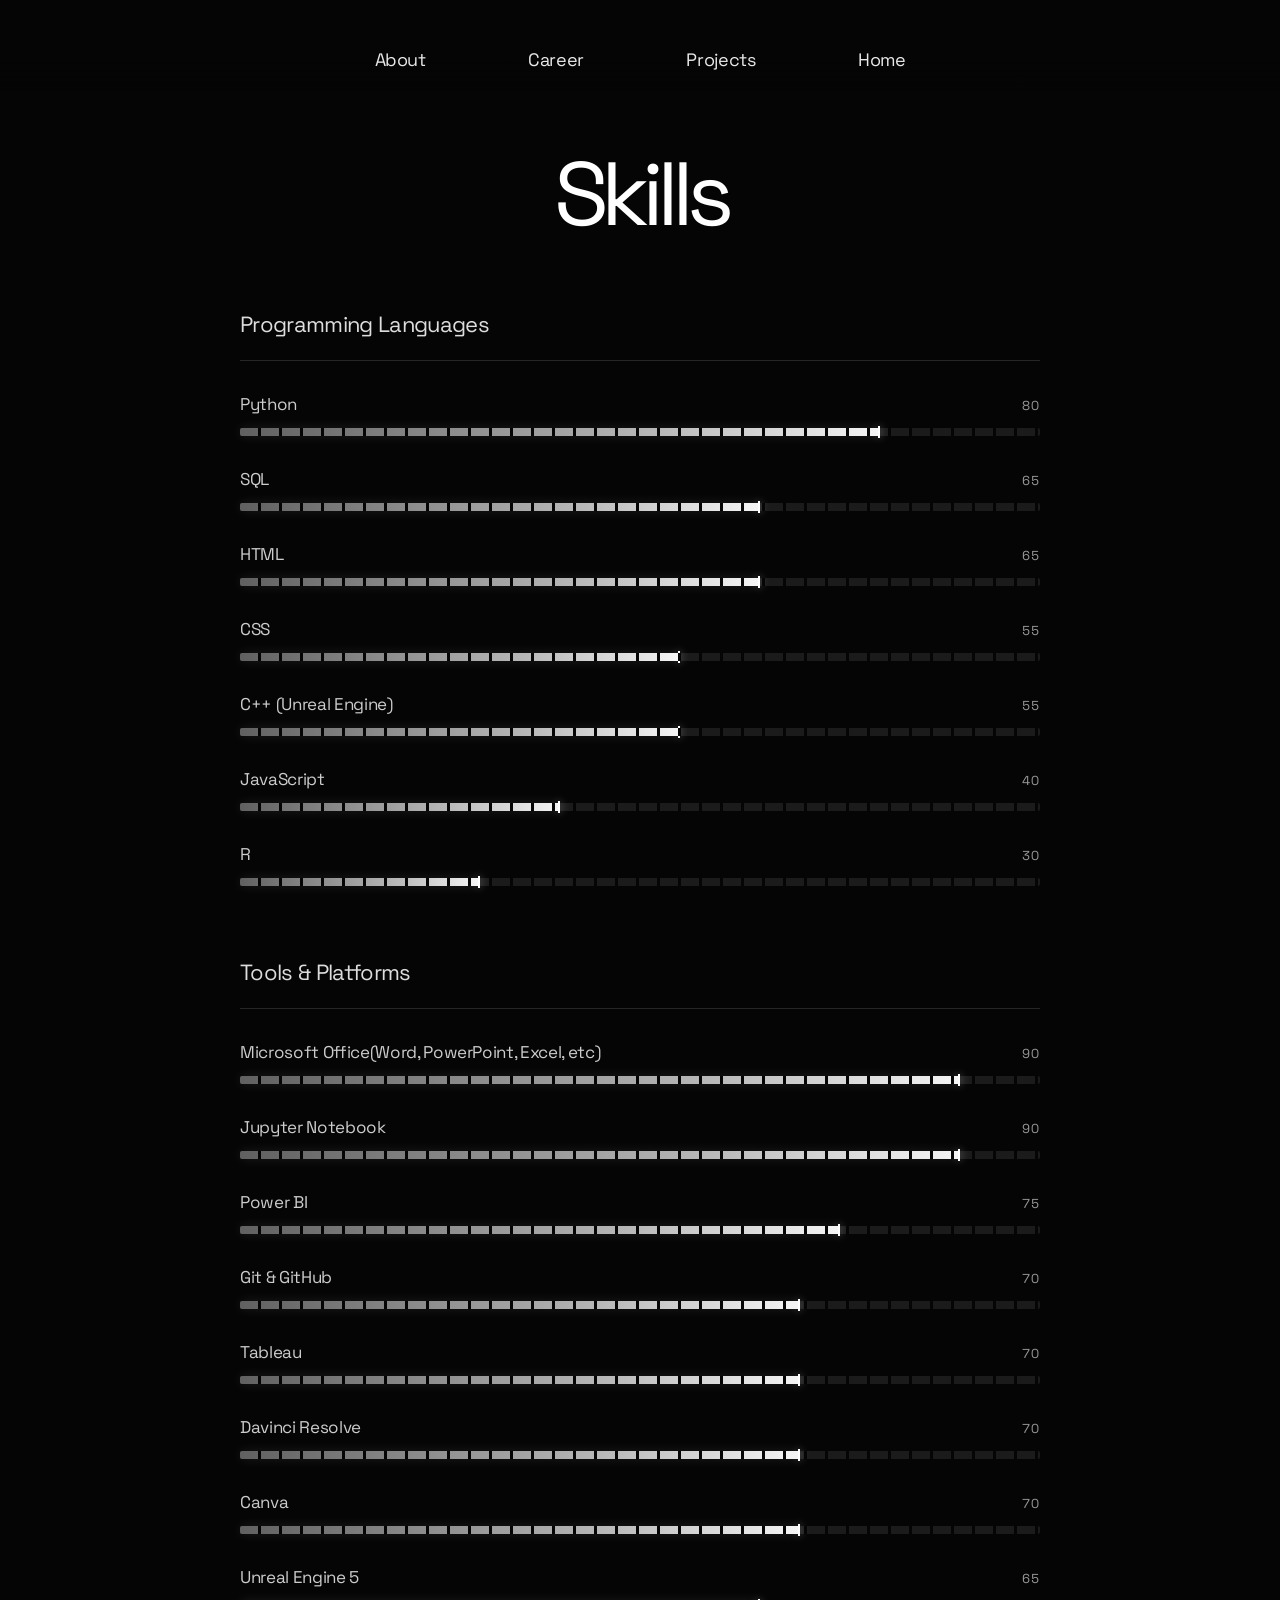
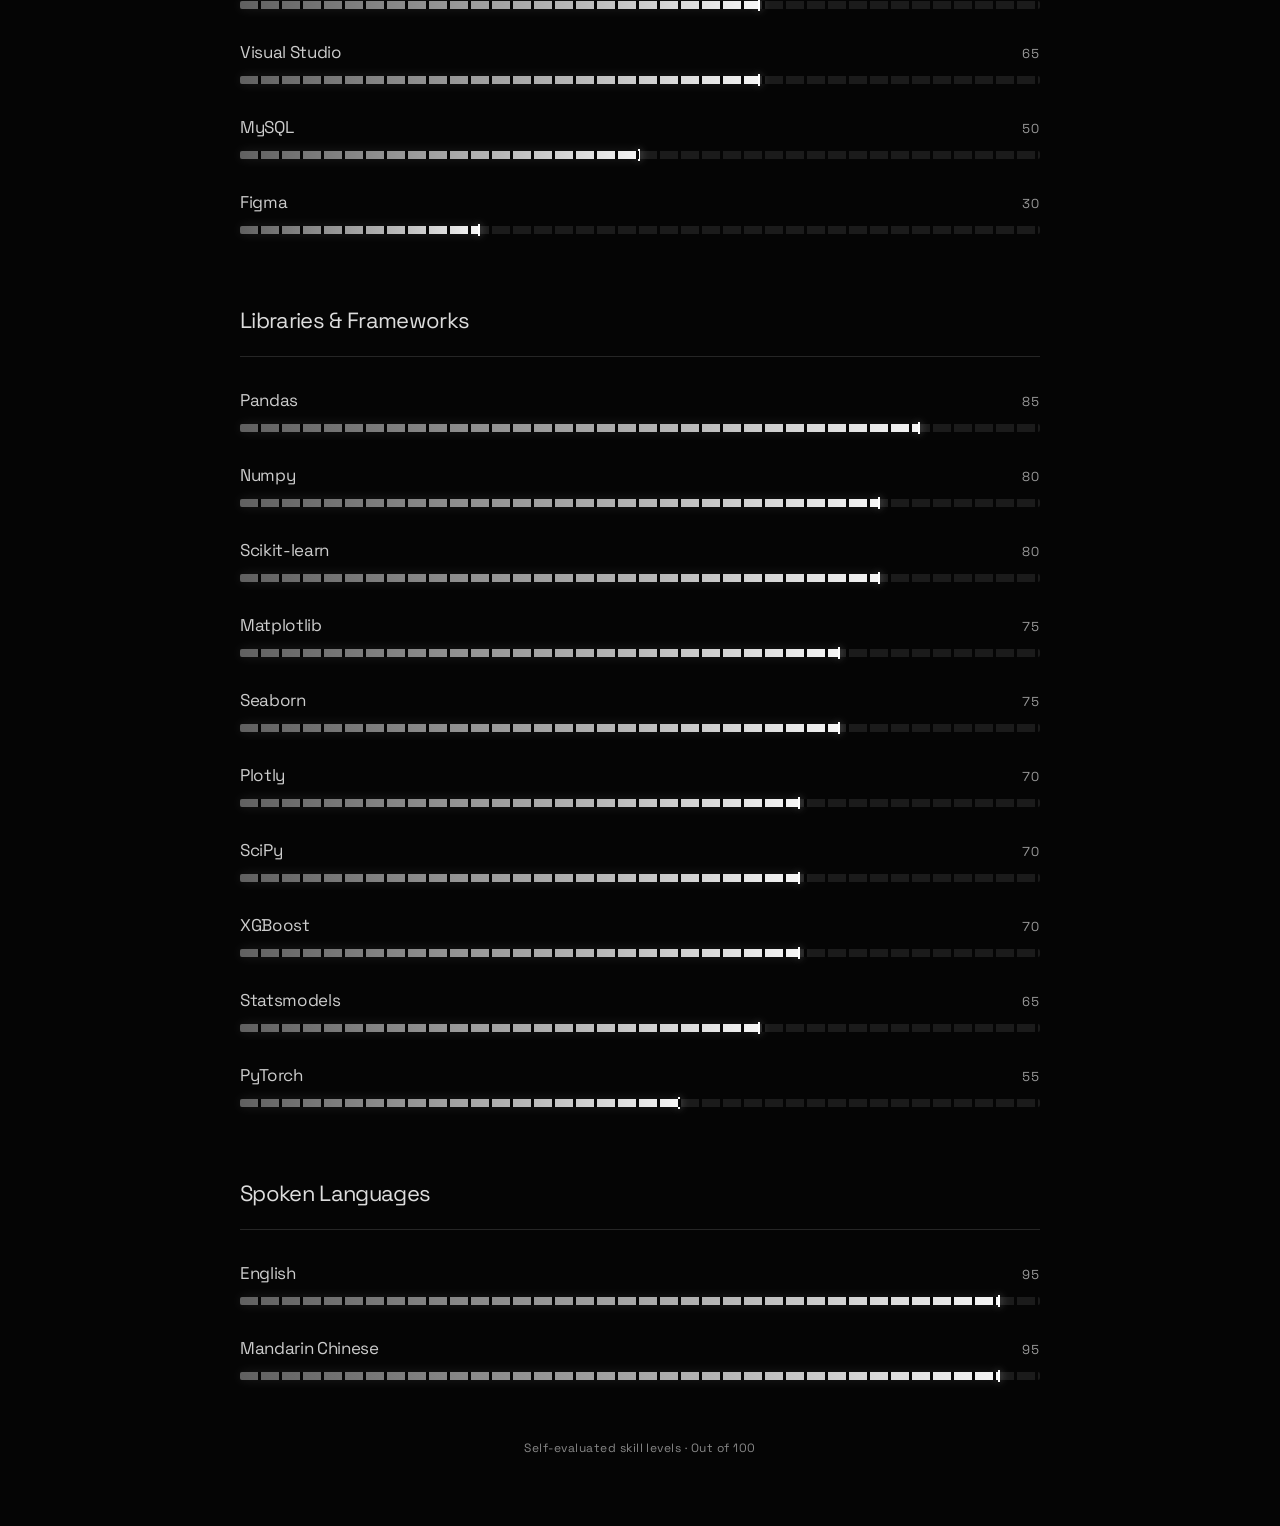
<file: skills.html>
<!doctype html>
<html lang="en">
  <head>
    <meta charset="UTF-8" />
    <meta name="viewport" content="width=device-width, initial-scale=1.0" />
    <title>Skills | Bingchen Yin</title>
    <link rel="icon" type="image/png" href="favicon.png" />
    <link rel="stylesheet" href="style.css" />
    <script defer src="script.js"></script>
  </head>
  <body class="skills-body">
    <nav>
      <a href="about.html">About</a>
      <a href="career.html">Career</a>
      <a href="projects.html">Projects</a>
      <a href="index.html">Home</a>
    </nav>
    <main class="page skills-page">
      <h1>Skills</h1>

      <div class="skills-grid">


          <!-- Programming Languages -->
          <section class="skill-group">
            <h2>Programming Languages</h2>

            <div class="skill-item" style="--level: 80%; --delay: 0ms">
              <div class="skill-label">
                <h3>Python</h3>
                <span>80</span>
              </div>
              <div class="skill-bar" role="meter"
                aria-label="Python familiarity"
                aria-valuemin="0" aria-valuemax="100" aria-valuenow="80">
                <div class="skill-fill"></div>
              </div>
            </div>

            <div class="skill-item" style="--level: 65%; --delay: 100ms">
              <div class="skill-label">
                <h3>SQL</h3>
                <span>65</span>
              </div>
              <div class="skill-bar" role="meter"
                aria-label="SQL familiarity"
                aria-valuemin="0" aria-valuemax="100" aria-valuenow="65">
                <div class="skill-fill"></div>
              </div>
            </div>

            <div class="skill-item" style="--level: 65%; --delay: 200ms">
              <div class="skill-label">
                <h3>HTML</h3>
                <span>65</span>
              </div>
              <div class="skill-bar" role="meter"
                aria-label="HTML familiarity"
                aria-valuemin="0" aria-valuemax="100" aria-valuenow="65">
                <div class="skill-fill"></div>
              </div>
            </div>

            <div class="skill-item" style="--level: 55%; --delay: 300ms">
              <div class="skill-label">
                <h3>CSS</h3>
                <span>55</span>
              </div>
              <div class="skill-bar" role="meter"
                aria-label="CSS familiarity"
                aria-valuemin="0" aria-valuemax="100" aria-valuenow="55">
                <div class="skill-fill"></div>
              </div>
            </div>

            <div class="skill-item" style="--level: 55%; --delay: 400ms">
              <div class="skill-label">
                <h3>C++ (Unreal Engine)</h3>
                <span>55</span>
              </div>
              <div class="skill-bar" role="meter"
                aria-label="C++ familiarity"
                aria-valuemin="0" aria-valuemax="100" aria-valuenow="55">
                <div class="skill-fill"></div>
              </div>
            </div>

            <div class="skill-item" style="--level: 40%; --delay: 500ms">
              <div class="skill-label">
                <h3>JavaScript</h3>
                <span>40</span>
              </div>
              <div class="skill-bar" role="meter"
                aria-label="JavaScript familiarity"
                aria-valuemin="0" aria-valuemax="100" aria-valuenow="40">
                <div class="skill-fill"></div>
              </div>
            </div>

            <div class="skill-item" style="--level: 30%; --delay: 600ms">
              <div class="skill-label">
                <h3>R</h3>
                <span>30</span>
              </div>
              <div class="skill-bar" role="meter"
                aria-label="R familiarity"
                aria-valuemin="0" aria-valuemax="100" aria-valuenow="30">
                <div class="skill-fill"></div>
              </div>
            </div>
          </section>

          <!-- Tools & Platforms -->
          <section class="skill-group">
            <h2>Tools &amp; Platforms</h2>

            <div class="skill-item" style="--level: 90%; --delay: 0ms">
              <div class="skill-label">
                <h3>Microsoft Office(Word, PowerPoint, Excel, etc)</h3>
                <span>90</span>
              </div>
              <div class="skill-bar" role="meter"
                aria-label="Microsoft Office familiarity"
                aria-valuemin="0" aria-valuemax="100" aria-valuenow="90">
                <div class="skill-fill"></div>
              </div>
            </div>

            <div class="skill-item" style="--level: 90%; --delay: 100ms">
              <div class="skill-label">
                <h3>Jupyter Notebook</h3>
                <span>90</span>
              </div>
              <div class="skill-bar" role="meter"
                aria-label="Jupyter Notebook familiarity"
                aria-valuemin="0" aria-valuemax="100" aria-valuenow="90">
                <div class="skill-fill"></div>
              </div>
            </div>

            <div class="skill-item" style="--level: 75%; --delay: 200ms">
              <div class="skill-label">
                <h3>Power BI</h3>
                <span>75</span>
              </div>
              <div class="skill-bar" role="meter"
                aria-label="Power BI familiarity"
                aria-valuemin="0" aria-valuemax="100" aria-valuenow="75">
                <div class="skill-fill"></div>
              </div>
            </div>

            <div class="skill-item" style="--level: 70%; --delay: 300ms">
              <div class="skill-label">
                <h3>Git & GitHub</h3>
                <span>70</span>
              </div>
              <div class="skill-bar" role="meter"
                aria-label="Git and GitHub familiarity"
                aria-valuemin="0" aria-valuemax="100" aria-valuenow="70">
                <div class="skill-fill"></div>
              </div>
            </div>

            <div class="skill-item" style="--level: 70%; --delay: 400ms">
              <div class="skill-label">
                <h3>Tableau</h3>
                <span>70</span>
              </div>
              <div class="skill-bar" role="meter"
                aria-label="Tableau familiarity"
                aria-valuemin="0" aria-valuemax="100" aria-valuenow="70">
                <div class="skill-fill"></div>
              </div>
            </div>

            <div class="skill-item" style="--level: 70%; --delay: 500ms">
              <div class="skill-label">
                <h3>Davinci Resolve</h3>
                <span>70</span>
              </div>
              <div class="skill-bar" role="meter"
                aria-label="Davinci Resolve familiarity"
                aria-valuemin="0" aria-valuemax="100" aria-valuenow="70">
                <div class="skill-fill"></div>
              </div>
            </div>

            <div class="skill-item" style="--level: 70%; --delay: 600ms">
              <div class="skill-label">
                <h3>Canva</h3>
                <span>70</span>
              </div>
              <div class="skill-bar" role="meter"
                aria-label="Canva familiarity"
                aria-valuemin="0" aria-valuemax="100" aria-valuenow="70">
                <div class="skill-fill"></div>
              </div>
            </div>

            <div class="skill-item" style="--level: 65%; --delay: 700ms">
              <div class="skill-label">
                <h3>Unreal Engine 5</h3>
                <span>65</span>
              </div>
              <div class="skill-bar" role="meter"
                aria-label="Unreal Engine 5 familiarity"
                aria-valuemin="0" aria-valuemax="100" aria-valuenow="65">
                <div class="skill-fill"></div>
              </div>
            </div>

            <div class="skill-item" style="--level: 65%; --delay: 800ms">
              <div class="skill-label">
                <h3>Visual Studio</h3>
                <span>65</span>
              </div>
              <div class="skill-bar" role="meter"
                aria-label="Visual Studio familiarity"
                aria-valuemin="0" aria-valuemax="100" aria-valuenow="65">
                <div class="skill-fill"></div>
              </div>
            </div>

            <div class="skill-item" style="--level: 50%; --delay: 900ms">
              <div class="skill-label">
                <h3>MySQL</h3>
                <span>50</span>
              </div>
              <div class="skill-bar" role="meter"
                aria-label="MySQL familiarity"
                aria-valuemin="0" aria-valuemax="100" aria-valuenow="50">
                <div class="skill-fill"></div>
              </div>
            </div>

            <div class="skill-item" style="--level: 30%; --delay: 1000ms">
              <div class="skill-label">
                <h3>Figma</h3>
                <span>30</span>
              </div>
              <div class="skill-bar" role="meter"
                aria-label="Figma familiarity"
                aria-valuemin="0" aria-valuemax="100" aria-valuenow="30">
                <div class="skill-fill"></div>
              </div>
            </div>
          </section>

          <!-- Libraries & Frameworks -->
          <section class="skill-group">
            <h2>Libraries &amp; Frameworks</h2>

            <div class="skill-item" style="--level: 85%; --delay: 0ms">
              <div class="skill-label">
                <h3>Pandas</h3>
                <span>85</span>
              </div>
              <div class="skill-bar" role="meter"
                aria-label="Pandas familiarity"
                aria-valuemin="0" aria-valuemax="100" aria-valuenow="85">
                <div class="skill-fill"></div>
              </div>
            </div>

            <div class="skill-item" style="--level: 80%; --delay: 100ms">
              <div class="skill-label">
                <h3>Numpy</h3>
                <span>80</span>
              </div>
              <div class="skill-bar" role="meter"
                aria-label="Numpy familiarity"
                aria-valuemin="0" aria-valuemax="100" aria-valuenow="80">
                <div class="skill-fill"></div>
              </div>
            </div>

            <div class="skill-item" style="--level: 80%; --delay: 200ms">
              <div class="skill-label">
                <h3>Scikit-learn</h3>
                <span>80</span>
              </div>
              <div class="skill-bar" role="meter"
                aria-label="Scikit-learn familiarity"
                aria-valuemin="0" aria-valuemax="100" aria-valuenow="80">
                <div class="skill-fill"></div>
              </div>
            </div>

            <div class="skill-item" style="--level: 75%; --delay: 300ms">
              <div class="skill-label">
                <h3>Matplotlib</h3>
                <span>75</span>
              </div>
              <div class="skill-bar" role="meter"
                aria-label="Matplotlib familiarity"
                aria-valuemin="0" aria-valuemax="100" aria-valuenow="75">
                <div class="skill-fill"></div>
              </div>
            </div>

            <div class="skill-item" style="--level: 75%; --delay: 400ms">
              <div class="skill-label">
                <h3>Seaborn</h3>
                <span>75</span>
              </div>
              <div class="skill-bar" role="meter"
                aria-label="Seaborn familiarity"
                aria-valuemin="0" aria-valuemax="100" aria-valuenow="75">
                <div class="skill-fill"></div>
              </div>
            </div>

            <div class="skill-item" style="--level: 70%; --delay: 500ms">
              <div class="skill-label">
                <h3>Plotly</h3>
                <span>70</span>
              </div>
              <div class="skill-bar" role="meter"
                aria-label="Plotly familiarity"
                aria-valuemin="0" aria-valuemax="100" aria-valuenow="70">
                <div class="skill-fill"></div>
              </div>
            </div>

            <div class="skill-item" style="--level: 70%; --delay: 600ms">
              <div class="skill-label">
                <h3>SciPy</h3>
                <span>70</span>
              </div>
              <div class="skill-bar" role="meter"
                aria-label="SciPy familiarity"
                aria-valuemin="0" aria-valuemax="100" aria-valuenow="70">
                <div class="skill-fill"></div>
              </div>
            </div>

            <div class="skill-item" style="--level: 70%; --delay: 700ms">
              <div class="skill-label">
                <h3>XGBoost</h3>
                <span>70</span>
              </div>
              <div class="skill-bar" role="meter"
                aria-label="XGBoost familiarity"
                aria-valuemin="0" aria-valuemax="100" aria-valuenow="70">
                <div class="skill-fill"></div>
              </div>
            </div>

            <div class="skill-item" style="--level: 65%; --delay: 800ms">
              <div class="skill-label">
                <h3>Statsmodels</h3>
                <span>65</span>
              </div>
              <div class="skill-bar" role="meter"
                aria-label="Statsmodels familiarity"
                aria-valuemin="0" aria-valuemax="100" aria-valuenow="65">
                <div class="skill-fill"></div>
              </div>
            </div>

            <div class="skill-item" style="--level: 55%; --delay: 900ms">
              <div class="skill-label">
                <h3>PyTorch</h3>
                <span>55</span>
              </div>
              <div class="skill-bar" role="meter"
                aria-label="PyTorch familiarity"
                aria-valuemin="0" aria-valuemax="100" aria-valuenow="55">
                <div class="skill-fill"></div>
              </div>
            </div>
          </section>

          <!-- Spoken Languages -->
          <section class="skill-group">
            <h2>Spoken Languages</h2>

            <div class="skill-item" style="--level: 95%; --delay: 0ms">
              <div class="skill-label">
                <h3>English</h3>
                <span>95</span>
              </div>
              <div class="skill-bar" role="meter"
                aria-label="English proficiency"
                aria-valuemin="0" aria-valuemax="100" aria-valuenow="95">
                <div class="skill-fill"></div>
              </div>
            </div>

            <div class="skill-item" style="--level: 95%; --delay: 100ms">
              <div class="skill-label">
                <h3>Mandarin Chinese</h3>
                <span>95</span>
              </div>
              <div class="skill-bar" role="meter"
                aria-label="Mandarin Chinese proficiency"
                aria-valuemin="0" aria-valuemax="100" aria-valuenow="95">
                <div class="skill-fill"></div>
              </div>
            </div>
          </section>
      </div>

      <p class="skills-note">
        Self-evaluated skill levels · Out of 100
      </p>
    </main>
  </body>
</html>
</file>
<file: style.css>
@import url("https://fonts.googleapis.com/css2?family=Space+Grotesk:wght@300;400;500&family=Noto+Serif+SC:wght@300;400&display=swap");

* {
  margin: 0;
  padding: 0;
  box-sizing: border-box;
}

body {
  background: #050505;
  color: #ffffff;
  font-family: "Space Grotesk", sans-serif;
  min-height: 100vh;
  overflow-x: hidden;
  overflow: hidden;
}

nav {
  position: fixed;
  top: 48px;
  left: 0;
  width: 100%;

  display: flex;
  justify-content: center;
  gap: 8vw;
  z-index: 1000;
}

nav a {
  color: #e8e8e8;
  text-decoration: none;
  font-size: clamp(18px, 1.2vw, 24px);
  font-weight: 400;
  letter-spacing: -0.02em;
  transition: opacity 0.2s ease;
}

nav a:hover {
  opacity: 0.45;
}

.hero {
  height: 100vh;

  display: flex;
  flex-direction: column;
  justify-content: center;
  align-items: center;
  text-align: center;
}

h1 {
  font-size: clamp(90px, 11vw, 180px);
  font-weight: 400;
  letter-spacing: -0.08em;
  line-height: 0.9;
}

.chinese-name {
  margin-top: 28px;

  font-family: "Noto Serif SC", serif;
  font-size: clamp(22px, 1.8vw, 34px);
  font-weight: 300;
  letter-spacing: 0.35em;

  color: #8a8a8a;
}

.line {
  width: 130px;
  height: 2px;
  background: #777;
  margin-top: 56px;
}

.resume-btn {
  margin-top: 40px;

  background: transparent;
  border: 1px solid #444;

  color: white;
  font-family: "Space Grotesk", sans-serif;
  font-size: 16px;

  padding: 14px 32px;
  border-radius: 999px;

  cursor: pointer;

  transition: all 0.2s ease;
}

.resume-btn:hover {
  border-color: white;
  transform: translateY(-2px);
}

.resume-btn {
  display: inline-block;
  text-decoration: none;
}

@media (max-width: 768px) {
  nav {
    top: 36px;
    gap: 28px;
  }

  nav a {
    font-size: 15px;
  }

  h1 {
    font-size: clamp(58px, 16vw, 90px);
  }

  .chinese-name {
    font-size: 18px;
    margin-top: 20px;
  }
}

footer {
  position: fixed;
  bottom: 50px;
  left: 50%;
  transform: translateX(-50%);

  display: flex;
  gap: 40px;
}

footer a {
  color: #666;
  font-size: 50px;
  transition: all 0.2s ease;
}

footer a:hover {
  color: white;
  transform: translateY(-3px);
}

@media (max-width: 768px) {
  footer a {
    font-size: 32px;
  }
}
/* about me page */
.page h1 {
  font-size: clamp(4rem, 7vw, 6rem);
  text-align: center;
  margin-top: 150px;
  margin-bottom: 100px;
  line-height: 1;
}

.page.about-page {
  display: block;
  width: min(1100px, 88%);
  max-width: 1100px;
  height: auto;
  margin: 140px auto 0;
  padding: 0 0 90px;
  text-align: left;
}

.about-page .about-header {
  margin-bottom: 72px;
  text-align: center;
}

.about-page .about-header > p {
  margin: 16px 0 0;
  color: #aaa;
  font-size: 17px;
  line-height: 1.6;
}

/* Alternating two-column layout */
.about-page .about-row {
  display: grid;
  grid-template-columns: minmax(0, 1.1fr) minmax(0, 0.9fr);
  align-items: center;
  gap: clamp(32px, 6vw, 80px);
  margin-bottom: 96px;
}

.about-page .about-row-reverse {
  grid-template-columns: minmax(0, 0.9fr) minmax(0, 1.1fr);
}

.about-page .about-row-reverse > .about-copy {
  grid-column: 2;
  grid-row: 1;
}

.about-page .about-row-reverse > :last-child {
  grid-column: 1;
  grid-row: 1;
}

.about-page .about-copy {
  min-width: 0;
}

.about-page h2 {
  margin: 0 0 22px;
  color: #f0f0f0;
  font-size: clamp(24px, 3vw, 32px);
  font-weight: 500;
  line-height: 1.25;
  letter-spacing: -0.025em;
}

.about-page .about-copy p,
.about-page .about-turning-point p {
  margin: 0 0 20px;
  color: #b8b8b8;
  font-size: 17px;
  line-height: 1.85;
}

.about-page .about-copy p:last-child {
  margin-bottom: 0;
}

/* Original photo proportions */
.about-page .about-photo {
  min-width: 0;
  margin: 0;
}

.about-page .about-photo img {
  display: block;
  width: 100%;
  max-width: 100%;
  height: auto;
  border-radius: 10px;
}

.about-page .about-photo figcaption {
  margin-top: 12px;
  color: #999;
  font-size: 13px;
  line-height: 1.6;
  text-align: left;
}

/* Two golf memories, with a smaller portrait */
.about-page .about-golf-photos {
  display: grid;
  gap: 28px;
}

.about-page .about-golf-portrait {
  width: 68%;
}

.about-page .about-event-photo {
  width: 85%;
  justify-self: center;
}

/* A quieter break between photo sections */
.about-page .about-turning-point {
  max-width: 760px;
  margin: 0 auto 96px;
  padding: 48px 0;
  border-top: 1px solid #292929;
  border-bottom: 1px solid #292929;
}

.about-page .about-project-link {
  display: inline-flex;
  align-items: center;
  gap: 10px;
  margin-top: 6px;
  padding-bottom: 5px;
  border-bottom: 1px solid #666;
  color: #eee;
  font-size: 15px;
  text-decoration: none;
  transition: color 0.2s ease, border-color 0.2s ease;
}

.about-page .about-project-link:hover {
  color: #fff;
  border-color: #fff;
}

.about-page .about-project-link:focus-visible {
  outline: 2px solid #fff;
  outline-offset: 6px;
}

.about-page .about-row:last-child {
  margin-bottom: 0;
}

@media (max-width: 768px) {
  .page.about-page {
    margin-top: 120px;
    padding-bottom: 60px;
  }

  .about-page .about-header {
    margin-bottom: 44px;
  }

  .about-page .about-row,
  .about-page .about-row-reverse {
    grid-template-columns: minmax(0, 1fr);
    gap: 28px;
    margin-bottom: 64px;
  }

  .about-page .about-row-reverse > .about-copy,
  .about-page .about-row-reverse > :last-child {
    grid-column: auto;
    grid-row: auto;
  }

  .about-page .about-copy p,
  .about-page .about-turning-point p {
    font-size: 16px;
  }

  .about-page .about-turning-point {
    margin-bottom: 64px;
    padding: 32px 0;
  }

  .about-page .about-event-photo {
    width: 100%;
  }
}

html:has(body.about-body) {
  height: auto;
  overflow-y: auto;
}

body.about-body {
  display: block;
  position: static;
  height: auto;
  min-height: 100vh;
  max-height: none;
  overflow-y: auto;
}

body.about-body .about-page {
  position: static;
  height: auto;
  max-height: none;
  overflow: visible;
}


/* career page */
.career-page {
  display: flex;
  flex-direction: column;
  align-items: center;
}

.career-tabs {
  display: flex;
  gap: 80px;
  margin-top: -40px;
  margin-bottom: 80px;
}

.career-tab {
  position: relative;
  background: none;
  border: none;
  color: #777;
  font-family: "Space Grotesk", sans-serif;
  font-size: 24px;
  font-weight: 400;
  cursor: pointer;
  padding-bottom: 12px;
}

.career-tab::after {
  content: "";
  position: absolute;
  left: 50%;
  bottom: 0;

  width: 0;
  height: 1px;
  background: white;

  transform: translateX(-50%);
  transition: width 0.25s ease;
}

.career-tab:hover,
.career-tab.active {
  color: white;
}

.career-tab:hover::after,
.career-tab.active::after {
  width: 100%;
}

.career-content {
  display: none;
  text-align: center;
  animation: fadeUp 0.35s ease;
}

.career-content.active {
  display: block;
}


.career-content h2 {
  font-size: clamp(2rem, 4vw, 4rem);
  font-weight: 300;
  letter-spacing: -0.05em;
}

@keyframes fadeUp {
  from {
    opacity: 0;
    transform: translateY(14px);
  }

  to {
    opacity: 1;
    transform: translateY(0);
  }
}

/* education page */
.education-info {
  text-align: left;
}

.education-year {
  color: #777;
  font-size: 18px;
  margin-bottom: 18px;
}

.education-info h2 {
  font-size: clamp(2rem, 4vw, 3.2rem);
  font-weight: 400;
  letter-spacing: -0.05em;
  margin-bottom: 18px;
}

.education-degree {
  color: #cfcfcf;
  font-size: 1.25rem;
  font-style: italic;
  margin-bottom: 30px;
}

.education-info ul {
  list-style-position: outside;
  padding-left: 20px;
}

.education-info li {
  color: #aaa;
  font-size: 1.1rem;
  line-height: 1.8;
  margin-bottom: 8px;
}
/* Work experience page */
.work-info {
  text-align: left;
}

.work-year {
  color: #777;
  font-size: 18px;
  margin-bottom: 18px;
}

.work-info h2 {
  font-size: clamp(2rem, 4vw, 3.2rem);
  font-weight: 400;
  letter-spacing: -0.05em;
  margin-bottom: 18px;
}

.work-company {
  color: #cfcfcf;
  font-size: 1.25rem;
  font-style: italic;
  margin-bottom: 30px;
}

.work-info ul {
  list-style-position: outside;
  padding-left: 20px;
}

.work-info li {
  color: #aaa;
  font-size: 1.1rem;
  line-height: 1.8;
  margin-bottom: 8px;
}

/* project page */
.project-page {
  display: flex;
  flex-direction: column;
  align-items: center;
}

.project-tabs {
  display: flex;
  gap: 80px;
  margin-top: -40px;
  margin-bottom: 80px;
}

.project-tab {
  position: relative;
  background: none;
  border: none;
  color: #777;
  font-family: "Space Grotesk", sans-serif;
  font-size: 24px;
  font-weight: 400;
  cursor: pointer;
  padding-bottom: 12px;
}

.project-tab::after {
  content: "";
  position: absolute;
  left: 50%;
  bottom: 0;

  width: 0;
  height: 1px;
  background: white;

  transform: translateX(-50%);
  transition: width 0.25s ease;
}

.project-tab:hover,
.project-tab.active {
  color: white;
}

.project-tab:hover::after,
.project-tab.active::after {
  width: 100%;
}

.project-content {
  display: none;
  text-align: center;
  animation: fadeUp 0.35s ease;
}

.project-content.active {
  display: block;
}


.project-content h2 {
  font-size: clamp(2rem, 4vw, 4rem);
  font-weight: 300;
  letter-spacing: -0.05em;
}

/* PROJECT CARDS AND POPUP */

/* Enable scrolling on the Projects page */
body.projects-body {
  height: auto;
  min-height: 100vh;
  overflow-x: hidden;
  overflow-y: auto;
}

body.projects-body.project-open {
  overflow: hidden;
}

/* Background behind the fixed navigation */
.projects-body nav::before,
.about-body nav::before {
  content: "";
  position: absolute;
  inset: -48px 0 -20px;
  z-index: -1;
  background: linear-gradient(
    to bottom,
    #050505 65%,
    rgba(5, 5, 5, 0)
  );
  pointer-events: none;
}

.projects-body .project-page {
  padding-bottom: 80px;
}

.projects-body .project-content {
  width: min(1120px, 90%);
  margin: 0 auto;
}

.projects-body .project-tabs {
  max-width: 90%;
  justify-content: center;
  flex-wrap: wrap;
}

/* Two-column project layout */
.project-grid {
  display: grid;
  grid-template-columns: repeat(2, minmax(0, 1fr));
  gap: 24px;
  text-align: left;
}

/* Clickable card */
.project-card {
  display: block;
  width: 100%;
  min-width: 0;
  padding: 12px;

  background: #080808;
  color: #fff;
  border: 1px solid #292929;
  border-radius: 12px;

  font: inherit;
  text-align: left;
  text-decoration: none;
  cursor: pointer;
  overflow: hidden;

  transition:
    border-color 0.25s ease,
    transform 0.25s ease;
}

.project-card:hover {
  border-color: #666;
  transform: translateY(-4px);
}

/* Cyber Sprint cover */
.cyber-cover {
  display: flex;
  flex-direction: column;
  justify-content: space-between;
  align-items: flex-start;
  gap: 20px;

  min-height: 240px;
  aspect-ratio: 16 / 9;
  padding: 28px;

  border: 1px solid #273735;
  border-radius: 7px;

  background:
    linear-gradient(
      rgba(137, 205, 189, 0.05) 1px,
      transparent 1px
    ),
    linear-gradient(
      90deg,
      rgba(137, 205, 189, 0.05) 1px,
      transparent 1px
    ),
    #0c1715;

  background-size: 32px 32px;
}

.cyber-cover-label,
.cyber-cover-caption {
  color: #a1bbb4;
  font-size: 10px;
  line-height: 1.6;
  letter-spacing: 0.14em;
}

.cyber-cover-title {
  color: #e4f3ed;
  font-size: clamp(40px, 5vw, 66px);
  font-weight: 500;
  line-height: 0.95;
  letter-spacing: -0.06em;
}

/* Card description */
.project-card-info {
  padding: 20px 6px 8px;
}

.project-card-info h3 {
  margin-bottom: 10px;
  font-size: 24px;
  font-weight: 500;
  letter-spacing: -0.04em;
}

.project-card-info p {
  color: #aaa;
  font-size: 15px;
  line-height: 1.7;
}

.project-card-bottom {
  display: flex;
  align-items: center;
  justify-content: space-between;
  flex-wrap: wrap;
  gap: 16px;
  margin-top: 22px;
}

.project-tags {
  display: flex;
  flex-wrap: wrap;
  gap: 8px;
}

.project-tags span {
  padding: 5px 10px;
  border: 1px solid #333;
  border-radius: 6px;
  color: #ccc;
  font-size: 12px;
  line-height: 1.5;
}

.project-card-link {
  font-size: 13px;
  white-space: nowrap;
}

/* Project popup */
.project-modal {
  position: fixed;
  inset: 0;

  width: min(960px, calc(100% - 40px));
  max-width: none;
  max-height: calc(100dvh - 48px);
  margin: auto;
  padding: 0;

  background: #080808;
  color: #fff;
  border: 1px solid #303030;
  border-radius: 14px;

  overflow-y: auto;
  overscroll-behavior: contain;
  scrollbar-gutter: stable;

  opacity: 0;
  transform: translateY(20px) scale(0.98);

  transition:
    opacity 0.25s ease,
    transform 0.25s ease;
}

.project-modal.is-visible {
  opacity: 1;
  transform: translateY(0) scale(1);
}

.project-modal::backdrop {
  background: rgba(0, 0, 0, 0);
  backdrop-filter: blur(0);

  transition:
    background 0.25s ease,
    backdrop-filter 0.25s ease;
}

.project-modal.is-visible::backdrop {
  background: rgba(0, 0, 0, 0.8);
  backdrop-filter: blur(8px);
}

.project-modal-inner {
  padding: 44px;
}

/* Back button */
.project-close {
  display: inline-block;
  margin-bottom: 36px;
  padding: 4px 0;

  background: none;
  border: none;
  color: #aaa;
  font: inherit;
  font-size: 14px;
  cursor: pointer;
}

.project-close:hover {
  color: #fff;
}

/* Popup text */
.project-eyebrow {
  margin-bottom: 18px;
  color: #999;
  font-size: 12px;
  line-height: 1.6;
  letter-spacing: 0.14em;
}

.project-modal h2 {
  margin: 0 0 24px;
  font-size: clamp(36px, 6vw, 64px);
  font-weight: 400;
  line-height: 1.1;
  letter-spacing: -0.05em;
}

.project-description {
  max-width: 760px;
  margin: 28px 0 32px;
  color: #bbb;
  font-size: 16px;
  line-height: 1.85;
}

/* Project photos */
.project-photos {
  display: grid;
  grid-template-columns: repeat(2, minmax(0, 1fr));
  gap: 20px;
  margin-bottom: 32px;
}

.project-photos figure {
  min-width: 0;
  margin: 0;
}

.project-photos img {
  display: block;
  width: 100%;
  aspect-ratio: 4 / 3;
  object-fit: contain;

  background: #111;
  border: 1px solid #292929;
  border-radius: 8px;
}

.project-photos figcaption {
  margin-top: 10px;
  color: #888;
  font-size: 12px;
  line-height: 1.5;
}

/* PDF download */
.project-button {
  display: inline-block;
  padding: 13px 22px;

  border: 1px solid #777;
  border-radius: 999px;
  color: #fff;

  font-size: 14px;
  line-height: 1.5;
  text-decoration: none;

  transition:
    background 0.2s ease,
    color 0.2s ease;
}

.project-button:hover {
  background: #fff;
  color: #050505;
}

/* Keyboard navigation */
.project-card:focus-visible,
.project-close:focus-visible,
.project-button:focus-visible {
  outline: 2px solid #fff;
  outline-offset: 5px;
}

/* Mobile */
@media (max-width: 768px) {
  .project-grid {
    grid-template-columns: 1fr;
  }

  .projects-body .project-tabs {
    gap: 20px;
    flex-wrap: wrap;
  }

  .projects-body nav::before, 
  .about-body nav::before {
    top: -36px;
  }

  .cyber-cover {
    padding: 24px;
  }
}

@media (max-width: 600px) {
  .project-modal {
    width: calc(100% - 24px);
    max-height: calc(100dvh - 24px);
  }

  .project-modal-inner {
    padding: 26px 22px;
  }

  .project-photos {
    grid-template-columns: 1fr;
  }

  .project-description {
    font-size: 15px;
  }
}

/* Reduced motion */
@media (prefers-reduced-motion: reduce) {
  .project-card,
  .project-button,
  .project-modal,
  .project-modal::backdrop {
    transition: none;
  }

  .project-card:hover,
  .project-modal {
    transform: none;
  }

  .projects-body .project-content {
    animation: none;
  }
}

/* Switch between the project list and project details */
.project-page[hidden],
.project-detail-view[hidden] {
  display: none;
}

.project-page,
.project-detail-view {
  opacity: 1;
  transform: translateY(0);
  transition:
    opacity 0.25s ease,
    transform 0.25s ease;
}

.project-page.view-transitioning,
.project-detail-view.view-transitioning {
  opacity: 0;
  transform: translateY(14px);
  pointer-events: none;
}

/* Full project view within projects.html */
.project-detail-view {
  width: min(1000px, 88%);
  margin: 140px auto 0;
  padding-bottom: 80px;
}

.project-back {
  display: inline-block;
  margin-bottom: 42px;
  padding: 6px 0;

  background: none;
  border: none;
  color: #aaa;
  font: inherit;
  font-size: 14px;
  cursor: pointer;

  transition: color 0.2s ease;
}

.project-back:hover {
  color: #fff;
}

.project-back:focus-visible {
  outline: 2px solid #fff;
  outline-offset: 5px;
}

.project-detail-view h2 {
  margin-bottom: 24px;
  font-size: clamp(40px, 7vw, 72px);
  font-weight: 400;
  line-height: 1.1;
  letter-spacing: -0.05em;
}

.project-detail-view .project-description {
  max-width: 800px;
  margin-top: 30px;
  margin-bottom: 36px;
}

@media (max-width: 768px) {
  .project-detail-view {
    margin-top: 120px;
    padding-bottom: 50px;
  }

  .project-back {
    margin-bottom: 30px;
  }
}

@media (prefers-reduced-motion: reduce) {
  .project-page,
  .project-detail-view {
    transition: none;
  }

  .project-page.view-transitioning,
  .project-detail-view.view-transitioning {
    transform: none;
  }
}

/* Larger project date */
.project-detail-view .project-eyebrow {
  font-size: 16px;
  color: #bbb;
  letter-spacing: 0.04em;
}

/* More visible back button */
.project-detail-view .project-back {
  padding: 11px 18px;
  margin-bottom: 36px;

  background: #111;
  border: 1px solid #555;
  border-radius: 8px;

  color: #eee;
  font-size: 15px;
  font-weight: 500;

  transition:
    background 0.2s ease,
    border-color 0.2s ease;
}

.project-detail-view .project-back:hover {
  background: #202020;
  border-color: #aaa;
}

.project-thumbnail {
  display: block;
  width: 100%;
  aspect-ratio: 16 / 9;
  object-fit: cover;
  border-radius: 7px;
}

/* University App card thumbnail */
.university-thumbnail {
  object-fit: contain;
  background: #111;
}

.university-thumbnail-group {
  display: grid;
  grid-template-columns: repeat(3, minmax(0, 1fr));
  grid-template-rows: minmax(0, 1fr);
  width: 100%;
  aspect-ratio: 16 / 9;
  gap: 0;
  padding: 0;
  overflow: hidden;
  border-radius: 7px;
}

.university-thumbnail-group img {
  display: block;
  width: 100%;
  height: 100%;
  min-width: 0;
  min-height: 0;
  object-fit: cover;
  object-position: center 45%;
}

/* Three design screens */
.university-photos {
  grid-template-columns: repeat(3, minmax(0, 1fr));
  align-items: start;
}

.university-photos img {
  height: auto;
  aspect-ratio: auto;
}

@media (max-width: 768px) {
  .university-photos {
    grid-template-columns: 1fr;
  }
}

/* Pitches project thumbnail */
.pitches-thumbnail {
  display: flex;
  flex-direction: column;
  justify-content: center;
  align-items: flex-start;
  gap: 16px;
  width: 100%;
  aspect-ratio: 16 / 9;
  padding: clamp(20px, 4vw, 40px);
  overflow: hidden;
  border-radius: 7px;
  background: #111;
  text-align: left;
}

.pitches-thumbnail-label {
  color: #999;
  font-size: 11px;
  letter-spacing: 0.16em;
}

.pitches-thumbnail-title {
  color: #f5f5f5;
  font-size: clamp(24px, 3.5vw, 42px);
  font-weight: 500;
  line-height: 1.1;
  letter-spacing: -0.04em;
}

.pitches-thumbnail-types {
  color: #888;
  font-size: 12px;
  letter-spacing: 0.12em;
}

/* Download links */
.pitches-download-heading {
  margin: 40px 0 18px;
  font-size: 20px;
  font-weight: 500;
}

.pitches-downloads {
  display: flex;
  flex-wrap: wrap;
  gap: 12px;
}

.wine-files-heading {
  margin: 40px 0 18px;
  font-size: 20px;
  font-weight: 500;
}

.wine-downloads {
  display: flex;
  flex-wrap: wrap;
  gap: 12px;
}

.fraud-files-heading {
  margin: 40px 0 18px;
  font-size: 20px;
  font-weight: 500;
}

.fraud-downloads {
  display: flex;
  flex-wrap: wrap;
  gap: 12px;
}


/* Skills page */
body.skills-body {
  height: auto;
  overflow-x: hidden;
  overflow-y: auto;
}

.skills-body nav::before {
  content: "";
  position: absolute;
  inset: -48px 0 -20px;
  z-index: -1;
  background: linear-gradient(
    to bottom,
    #050505 65%,
    rgba(5, 5, 5, 0)
  );
  pointer-events: none;
}

.skills-page {
  width: min(800px, 86%);
  margin: 0 auto;
  padding-bottom: 70px;
}

.skills-page h1 {
  margin-bottom: 70px;
}

.skills-intro {
  text-align: center;
  color: #999;
  font-size: 17px;
  font-weight: 300;
  letter-spacing: 0.02em;
  margin-bottom: 60px;
}

.skills-grid {
  display: flex;
  flex-direction: column;
  gap: 72px;
}

.skills-column {
  display: contents;
}

.skill-group {
  width: 100%;
  min-width: 0;
}

.skill-group h2 {
  color: #ddd;
  font-size: 22px;
  font-weight: 400;
  letter-spacing: -0.03em;
  text-align: left;
  padding-bottom: 22px;
  margin-bottom: 32px;
  border-bottom: 1px solid #262626;
}

.skill-item {
  margin-bottom: 32px;
}

.skill-item:last-child {
  margin-bottom: 0;
}

.skill-label {
  display: flex;
  justify-content: space-between;
  align-items: baseline;
  gap: 16px;
  margin-bottom: 13px;
}

.skill-label h3 {
  min-width: 0;
  color: #ccc;
  font-size: 17px;
  font-weight: 400;
  letter-spacing: -0.02em;
  overflow-wrap: anywhere;
  transition: color 0.25s ease;
}

.skill-label span {
  flex-shrink: 0;
  color: #999;
  font-size: 13px;
  font-variant-numeric: tabular-nums;
  letter-spacing: 0.08em;
}

.skill-bar {
  position: relative;
  height: 8px;
  background: #1b1b1b;
  border-radius: 2px;
  isolation: isolate;
}

.skill-bar::after {
  content: "";
  position: absolute;
  inset: 0;
  z-index: 2;
  border-radius: inherit;
  background: repeating-linear-gradient(
    to right,
    transparent 0,
    transparent 18px,
    #050505 18px,
    #050505 21px
  );
  pointer-events: none;
}

.skill-fill {
  position: relative;
  width: var(--level);
  height: 100%;
  border-radius: inherit;
  background: linear-gradient(
    90deg,
    #606060 0%,
    #b8b8b8 65%,
    #f5f5f5 100%
  );
  box-shadow: 0 0 12px rgba(255, 255, 255, 0.1);
  transform-origin: left;
  animation: skill-charge 1.2s cubic-bezier(0.22, 1, 0.36, 1)
    var(--delay, 0ms) both;
  transition: box-shadow 0.3s ease;
}

.skill-fill::before {
  content: "";
  position: absolute;
  right: 0;
  top: -2px;
  width: 2px;
  height: 12px;
  z-index: 3;
  background: #fff;
  box-shadow: 0 0 9px rgba(255, 255, 255, 0.5);
}

.skill-item:hover .skill-label h3 {
  color: #fff;
}

.skill-item:hover .skill-fill {
  box-shadow: 0 0 16px rgba(255, 255, 255, 0.22);
}

.skills-note {
  margin-top: 60px;
  color: #888;
  font-size: 12px;
  letter-spacing: 0.04em;
  text-align: center;
}

@keyframes skill-charge {
  from {
    transform: scaleX(0);
    opacity: 0;
  }

  to {
    transform: scaleX(1);
    opacity: 1;
  }
}

@media (max-width: 768px) {
  .skills-page {
    width: 86%;
    padding-bottom: 48px;
  }

  .skills-page h1 {
    margin-bottom: 48px;
  }

  .skills-grid {
    gap: 52px;
  }

  .skills-intro {
    margin-bottom: 40px;
    font-size: 15px;
  }

  .skill-group h2 {
    font-size: 19px;
  }

  .skill-label h3 {
    font-size: 16px;
  }

  .skills-body nav::before {
    top: -36px;
  }
}

@media (prefers-reduced-motion: reduce) {
  .skill-fill {
    animation: none;
  }

  .skill-fill,
  .skill-label h3 {
    transition: none;
  }
}

body.skills-body {
  height: auto;
  min-height: 100vh;
  max-height: none;
  overflow-x: hidden;
  overflow-y: auto;
}
/*mobile version fix*/
@media (max-width: 768px) {
  body {
    overflow-x: hidden;
  }

  .career-tabs,
  .project-tabs {
    gap: 28px;
    margin-top: -20px;
    margin-bottom: 50px;
    width: 100%;
    justify-content: center;
    flex-wrap: nowrap;
  }

  .career-tab,
  .project-tab {
    font-size: 18px;
    padding-bottom: 10px;
    white-space: nowrap;
  }

  .project-tab {
    font-size: 16px;
  }

  .career-content,
  .project-content {
    width: 90%;
    margin: 0 auto;
  }

  .education-info {
    width: 100%;
    text-align: left;
  }

  .education-year {
    font-size: 16px;
  }

  .education-info h2 {
    font-size: 2rem;
    line-height: 1.15;
    letter-spacing: -0.05em;
  }

  .education-degree {
    font-size: 1rem;
    line-height: 1.5;
  }

  .education-info li {
    font-size: 0.95rem;
    line-height: 1.7;
  }

  .project-content h2 {
    font-size: 2.2rem;
  }
}
</file>
